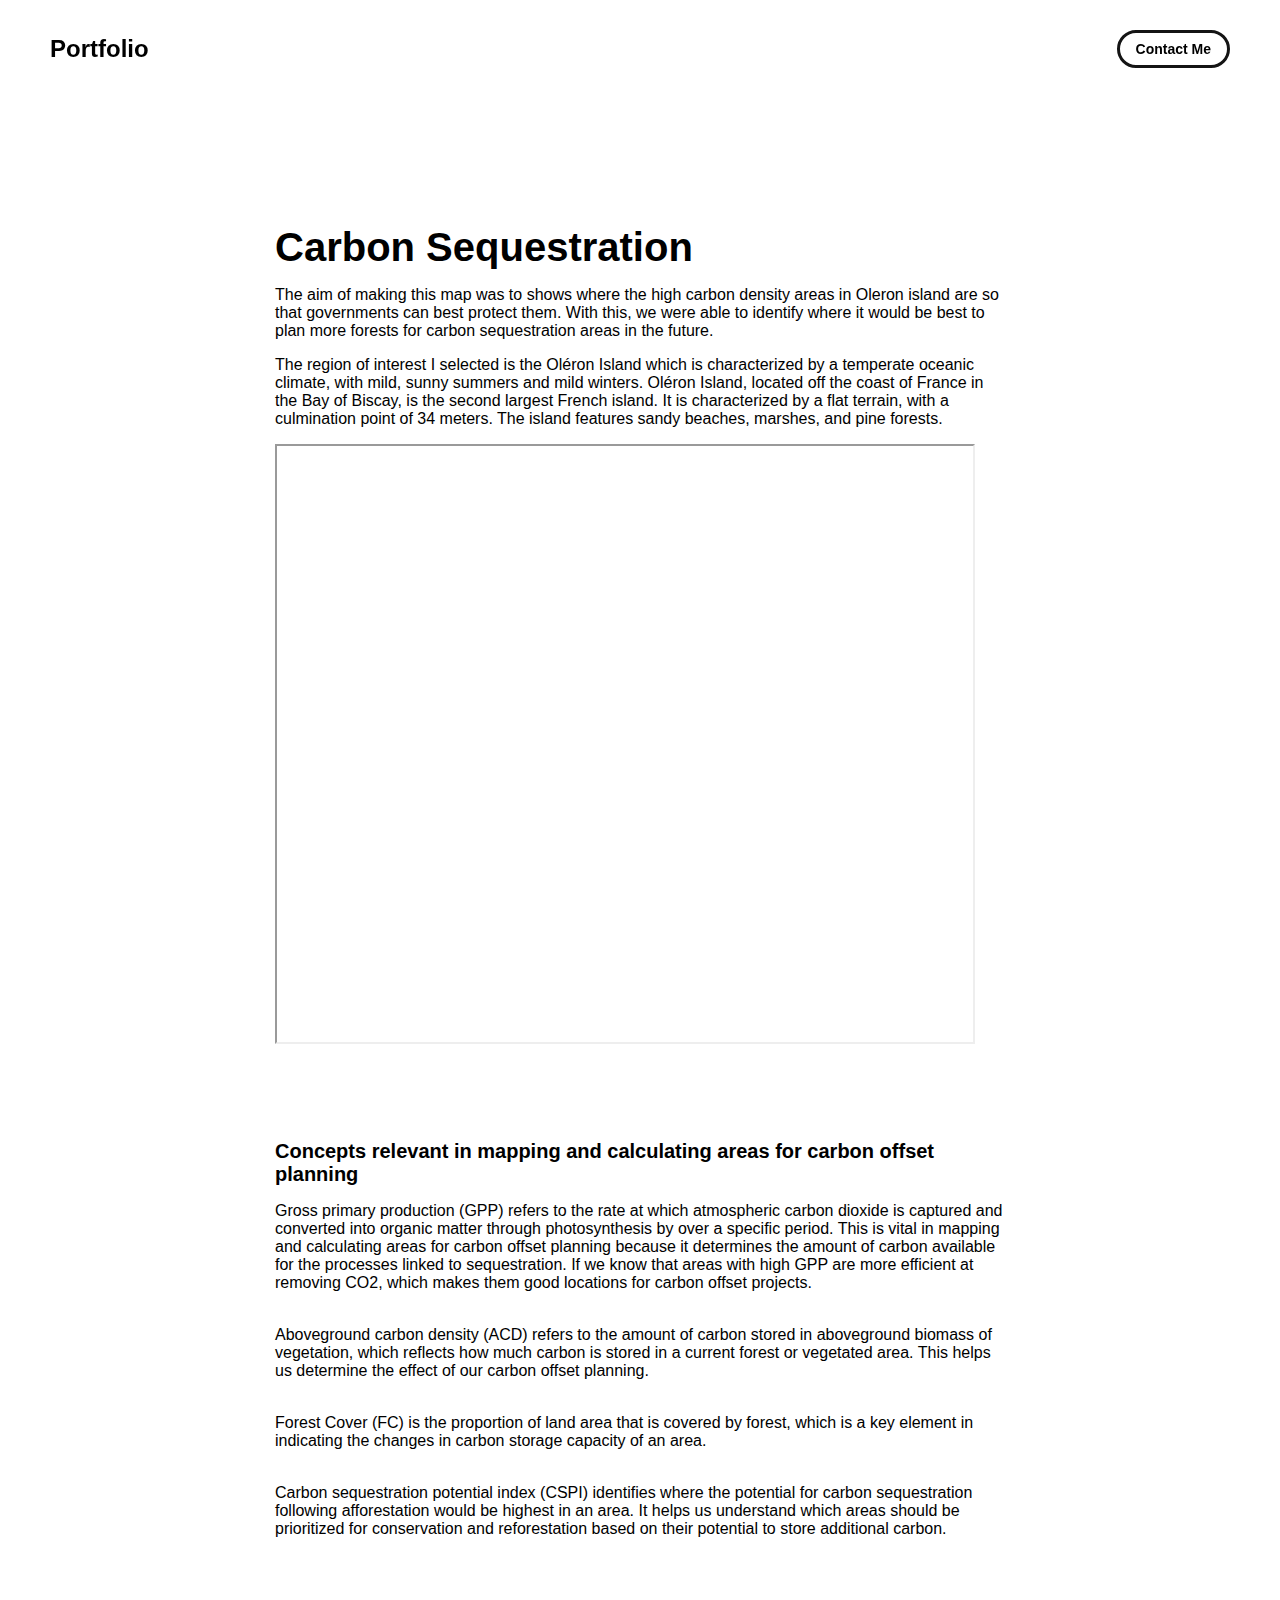
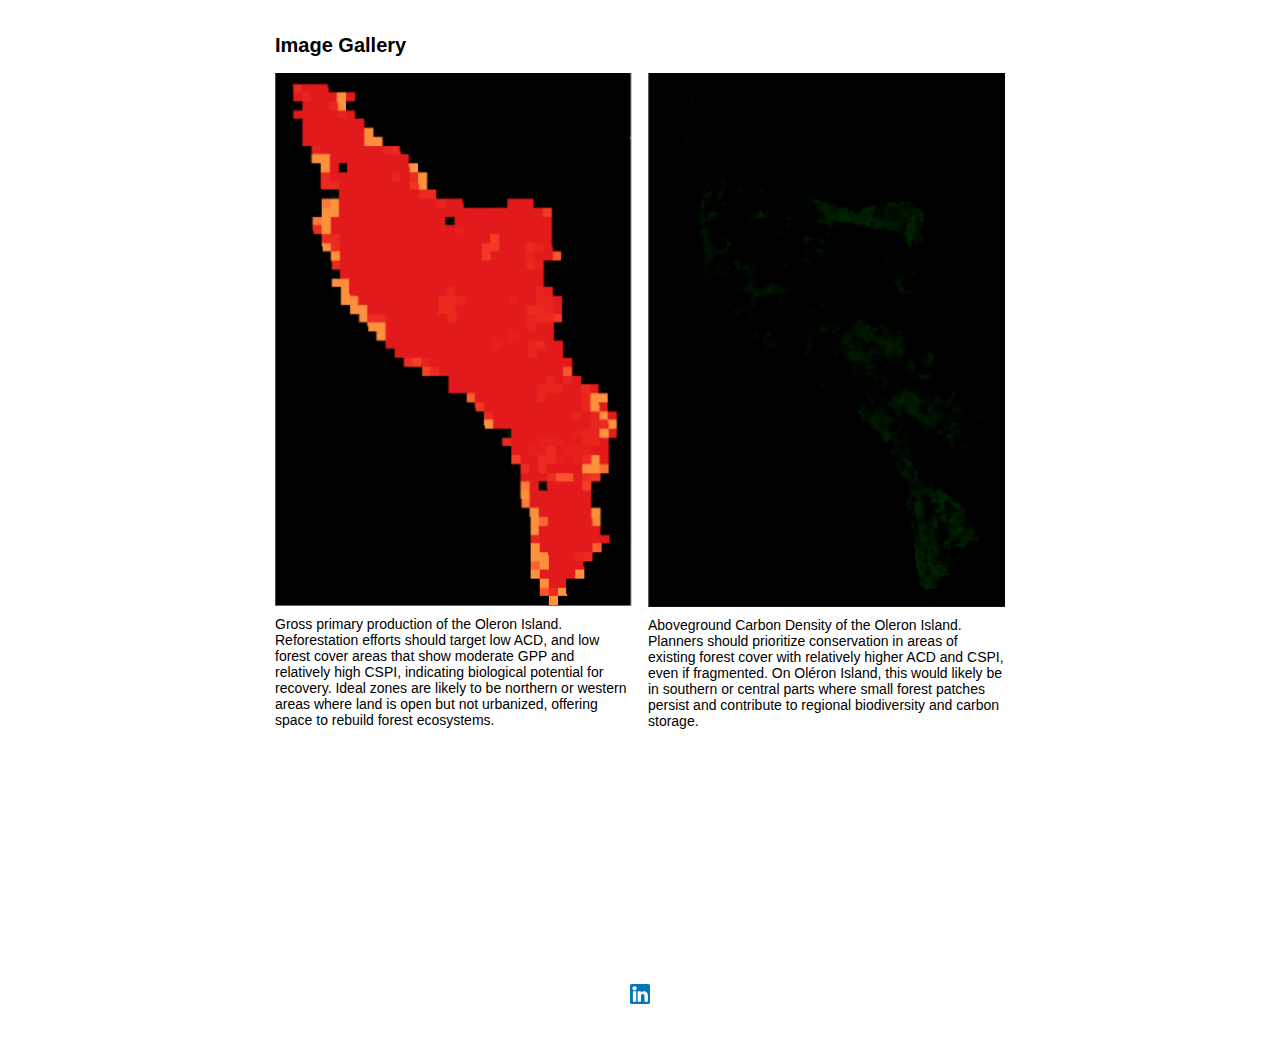
<file: Carbon_seq.html>
<!-- 
  IMPORTANT! 
  
  Keep this file unchanged to use as a template for all future project pages. 

  For every new project you add to your portfolio, make a copy of this file in the
  'project-pages' folder with a name related to the project.
-->


<!DOCTYPE html>
<html lang="en">
	<head>
		<meta charset="utf-8">
    <!-- 
      TODO

      Upload your Unemployable (or whatever photo you like) to the assets/images folder
      and change the name of the image below to match the uploaded one

      Change the title in the <title> tag to whatever you would like the title of your portfolio to be

      This should be the same across all pages.
     -->
     <link rel="icon" href="../assets/images/1311.png" />
     <title>Carbon sequestration</title>
    <meta name="description" content="A portfolio template for the Unemployables community.">
    <meta name="viewport" content="width=device-width, initial-scale=1" />

		<link rel="stylesheet" href="../css/layout.css">
    <link rel="stylesheet" href="../css/typography.css">
    <link rel="stylesheet" href="../css/utilities.css">

		<script defer src="../js/script.js"></script>
	</head>
	<body>
	<div id="main-wrapper">
		<!-- NAVBAR -->
		<div class="navbar">
		  <a class="nav-title-link" href="../index.html">
			<!-- 
			  TODO - Change the "Portfolio Title" to whatever you want displayed in the top left

			  (this should be the same across all pages)
			 -->
			<span class="nav-title">Portfolio</span>
			<!-- 
			  TODO - Change the email after 'mailto:' to your email address for contact 
			
			  (this should be the same across all pages)
			-->
			<a class="button" href="mailto:aurore.schajer@outlook.fr">
			  <span class="button-text">Contact Me</span>
			</a>
		  </a>
		</div>

		<!-- MAIN PAGE CONTENT -->
		<div id="main-content">

		  <!-- PROJECT HEADER -->
		  <div id="project-header">
			  <!-- 
				TODO

				- Change the 'main-title' text to the name of your project
				- Change the 'body-text' text to a short and sweet description of your project (maybe the same as the one on the project card)
				- Change "desktop.jpeg" to the image filename you uploaded in the assets/images folder.
			  -->
			<div class="main-title">Carbon Sequestration</div>
			<div class="body-text"> The aim of making this map was to shows where the high carbon density areas in Oleron island are so that governments can best protect them. With this, we were able to identify where it would be best to plan more forests for carbon sequestration areas in the future. </div>
			<div class="body-text"> The region of interest I selected is the Oléron Island which is characterized by a temperate oceanic climate, with mild, sunny summers and mild winters. Oléron Island, located off the coast of France in the Bay of Biscay, is the second largest French island. It is characterized by a flat terrain, with a culmination point of 34 meters. The island features sandy beaches, marshes, and pine forests.</div>
			<iframe style="height:600px;width:700px;" src="https://ile-dole.projects.earthengine.app/view/oleron" title="ArcGIS Vector Map"></iframe>
		  </div>


		  <!-- PROJECT DETAILS -->
		  <!-- 
			TODO

			- Change the 'subheader-text' to whatever header you want for project details
			- Add paragraphs using the <div class="body-text"></div> elements in the "project-details-content"
		  -->
		  <div id="project-details">
			<div class="subheader-text">Concepts relevant in mapping and calculating areas for carbon offset planning </div>
			<div class="project-details-content">
			  <div class="body-text">Gross primary production (GPP) refers to the rate at which atmospheric carbon dioxide is captured and converted into organic matter through photosynthesis by over a specific period. This is vital in mapping and calculating areas for carbon offset planning because it determines the amount of carbon available for the processes linked to sequestration.  If we know that areas with high GPP are more efficient at removing CO2, which makes them good locations for carbon offset projects.</div> 		  
			  <div class="body-text">Aboveground carbon density (ACD) refers to the amount of carbon stored in aboveground biomass of vegetation, which reflects how much carbon is stored in a current forest or vegetated area. This helps us determine the effect of our carbon offset planning.</div>
			  <div class="body-text">Forest Cover (FC) is the proportion of land area that is covered by forest, which is a key element in indicating the changes in carbon storage capacity of an area.</div>
			  <div class="body-text">Carbon sequestration potential index (CSPI) identifies where the potential for carbon sequestration following afforestation would be highest in an area. It helps us understand which areas should be prioritized for conservation and reforestation based on their potential to store additional carbon.</div>
			</div>
		  </div>

		  <!-- IMAGE GALLERY -->
		  <div id="project-gallery">
			<!-- TODO - Change the 'subheader-text' to whatever you want the Gallery section header to say -->
			<div class="subheader-text">Image Gallery</div>
			<div class="project-gallery-content">
				<!-- 
				  TODO

				  This is where the images in the gallery live. Here's a simple gallery image for you to copy:

				  Full Width Image:

					<div class="gallery-image-container">
					  <img src="../assets/images/IMAGE_NAME" class="gallery-image">
					  <span class="image-caption">IMAGE_CAPTION</span>
					</div>

				  Half Width Image: 

					<div class="gallery-image-container half-width">
					  <img src="../assets/images/IMAGE_NAME" class="gallery-image">
					  <span class="image-caption">IMAGE_CAPTION</span>
					</div>

				  - To add an image to the this area, copy one of the above, paste it below this comment, and change the following:
					  - IMAGE_NAME: the name of the image file in assets/images
					  - IMAGE_CAPTION: to the caption of the image
				-->
				<div class="gallery-image-container half-width">
				  <img src="../assets/images/GPP_oleron.png" class="gallery-image">
				  <span class="image-caption">Gross primary production of the Oleron Island. Reforestation efforts should target low ACD, and low forest cover areas that show moderate GPP and relatively high CSPI, indicating biological potential for recovery. Ideal zones are likely to be northern or western areas where land is open but not urbanized, offering space to rebuild forest ecosystems.</span>
				</div>
				<div class="gallery-image-container half-width">
				  <img src="../assets/images/ACD_oleron.png" class="gallery-image">
				  <span class="image-caption">Aboveground Carbon Density of the Oleron Island. Planners should prioritize conservation in areas of existing forest cover with relatively higher ACD and CSPI, even if fragmented. On Oléron Island, this would likely be in southern or central parts where small forest patches persist and contribute to regional biodiversity and carbon storage.</span>
				</div>
			</div>
		  </div>
		</div>

    <!-- FOOTER -->
		<div id="footer">
		  <!-- 
			TODO - Change href to your Instagram account (can also delete entire "a" element if no Instagram) 

			This should be the same across all pages.
		  -->
		  <!-- 
			TODO - Change href to your Twitter account (can also delete entire "a" element if no Twitter) 
		  
			This should be the same across all pages.
		  -->

		  <!-- 
			TODO - Change the email after "mailto" to your contact email 
			Change Linkedin link
		  
			This should be the same across all pages.
		  -->
		  <a class="icon-link" href="https://www.linkedin.com/in/aurore-schajer-913438352">
			<image src="./assets/icons/linkedin.svg" class="footer-icon"/>
		  </a>
		</div>
	</div>
	</body>
</html>
</file>
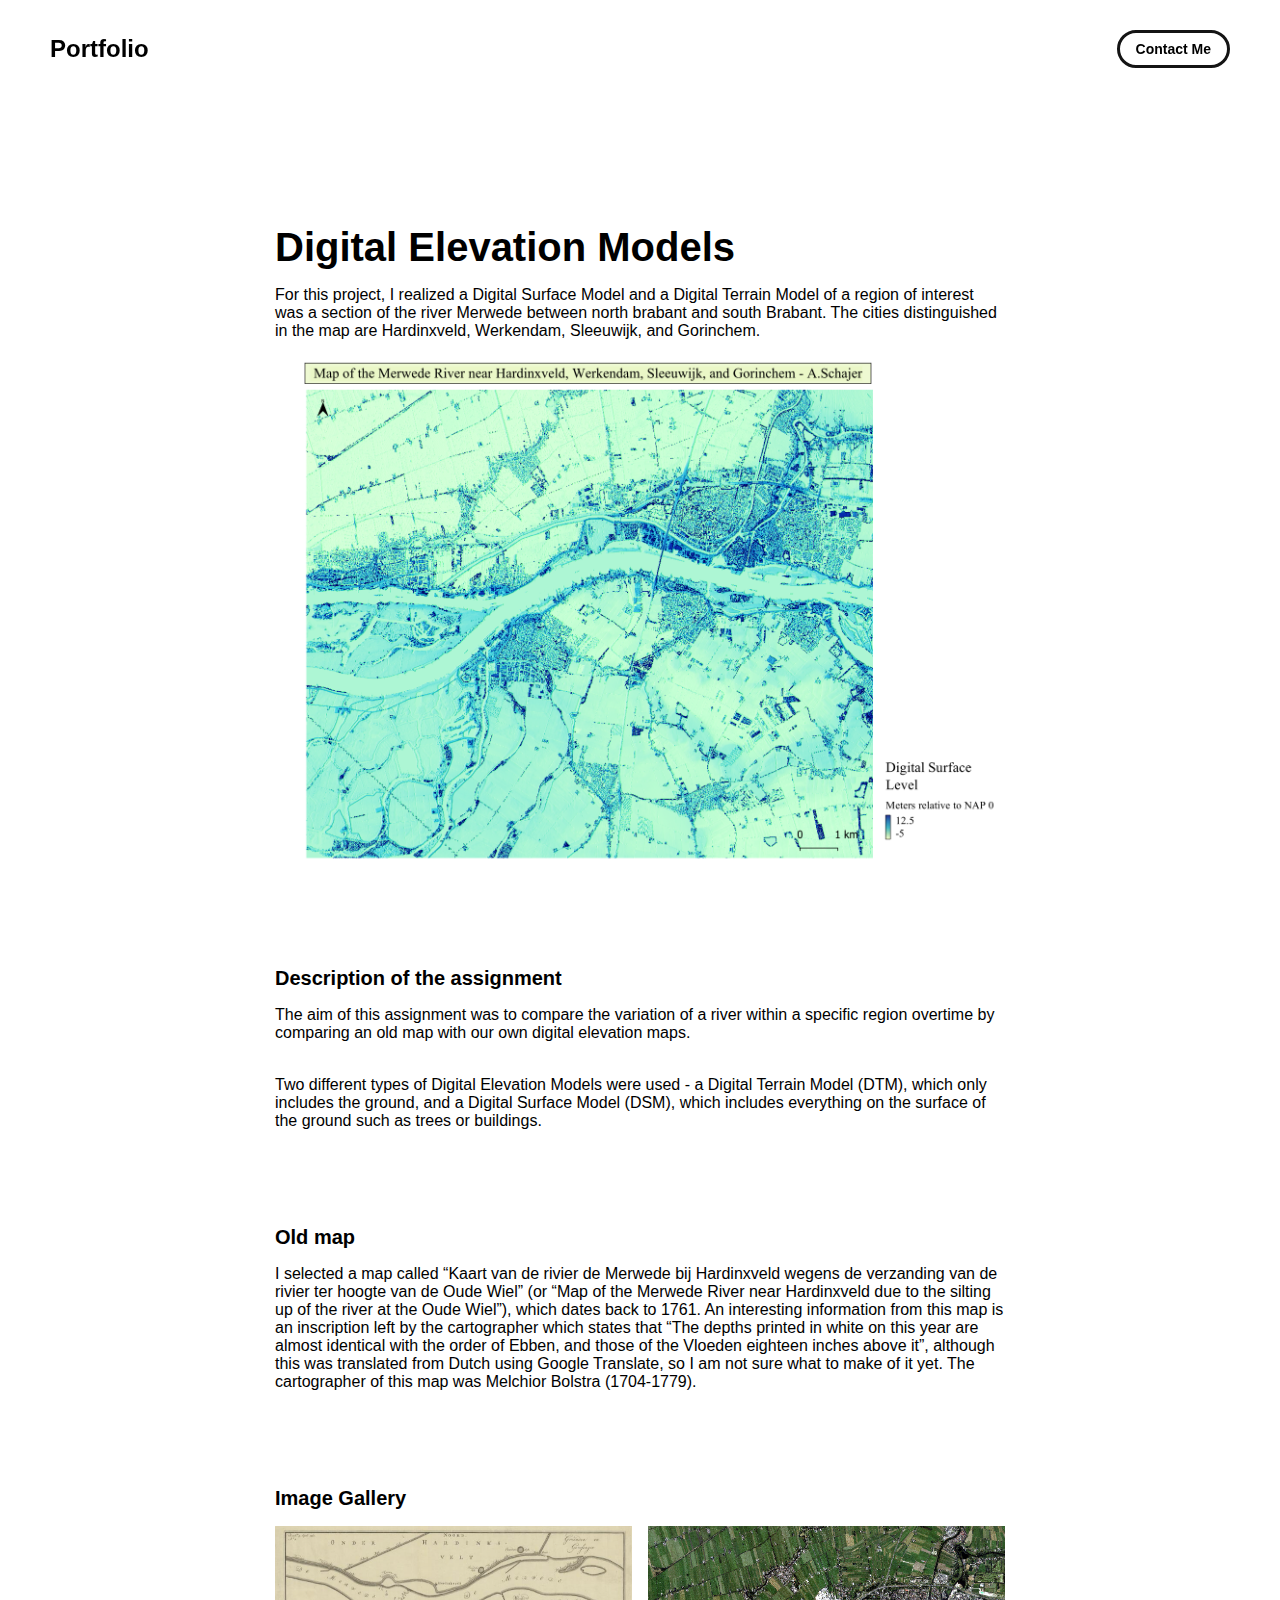
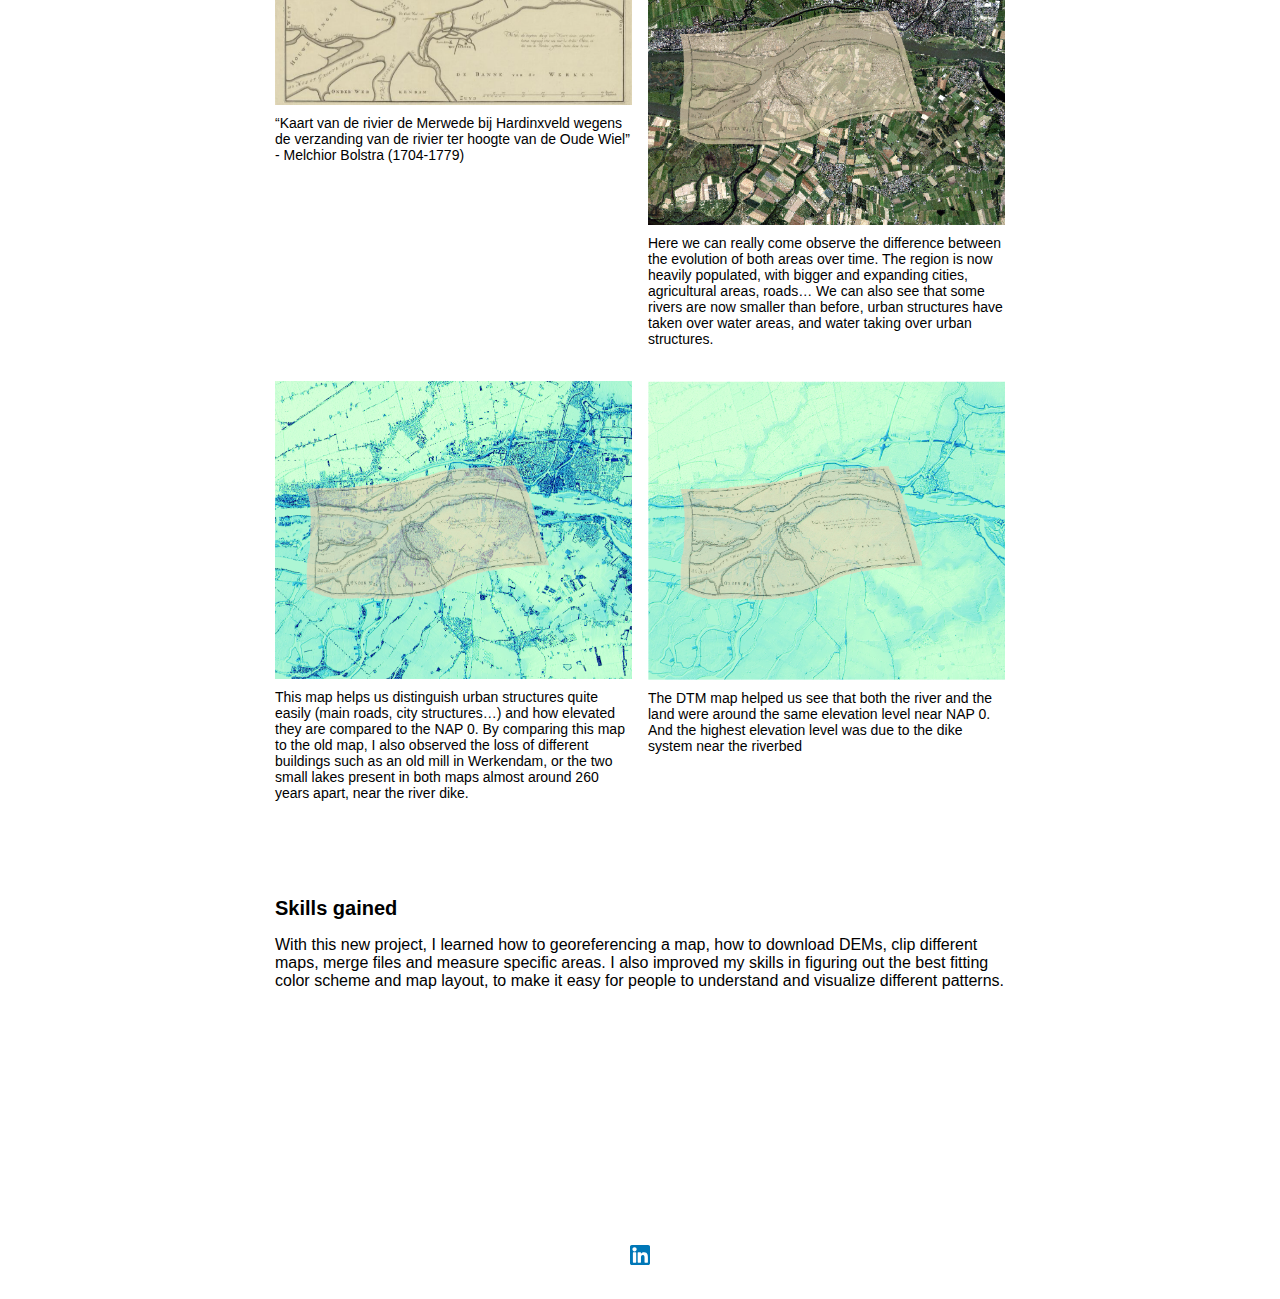
<file: DEM_map.html>
<!-- 
  IMPORTANT! 
  
  Keep this file unchanged to use as a template for all future project pages. 

  For every new project you add to your portfolio, make a copy of this file in the
  'project-pages' folder with a name related to the project.
-->


<!DOCTYPE html>
<html lang="en">
	<head>
		<meta charset="utf-8">
    <!-- 
      TODO

      Upload your Unemployable (or whatever photo you like) to the assets/images folder
      and change the name of the image below to match the uploaded one

      Change the title in the <title> tag to whatever you would like the title of your portfolio to be

      This should be the same across all pages.
     -->
     <link rel="icon" href="../assets/images/1311.png" />
     <title>DEM map</title>
    <meta name="description" content="A portfolio template for the Unemployables community.">
    <meta name="viewport" content="width=device-width, initial-scale=1" />

		<link rel="stylesheet" href="../css/layout.css">
    <link rel="stylesheet" href="../css/typography.css">
    <link rel="stylesheet" href="../css/utilities.css">

		<script defer src="../js/script.js"></script>
	</head>
	<body>
	<div id="main-wrapper">
		<!-- NAVBAR -->
		<div class="navbar">
		  <a class="nav-title-link" href="../index.html">
			<!-- 
			  TODO - Change the "Portfolio Title" to whatever you want displayed in the top left

			  (this should be the same across all pages)
			 -->
			<span class="nav-title">Portfolio</span>
			<!-- 
			  TODO - Change the email after 'mailto:' to your email address for contact 
			
			  (this should be the same across all pages)
			-->
			<a class="button" href="mailto:aurore.schajer@outlook.fr">
			  <span class="button-text">Contact Me</span>
			</a>
		  </a>
		</div>

		<!-- MAIN PAGE CONTENT -->
		<div id="main-content">

		  <!-- PROJECT HEADER -->
		  <div id="project-header">
			  <!-- 
				TODO

				- Change the 'main-title' text to the name of your project
				- Change the 'body-text' text to a short and sweet description of your project (maybe the same as the one on the project card)
				- Change "desktop.jpeg" to the image filename you uploaded in the assets/images folder.
			  -->
			<div class="main-title">Digital Elevation Models</div>
			<div class="body-text">For this project, I realized a Digital Surface Model and a Digital Terrain Model of a region of interest was a section of the river Merwede between north 
brabant and south Brabant. The cities distinguished in the map are Hardinxveld, 
Werkendam, Sleeuwijk, and Gorinchem.</div>
			<image class="project-header-image" src="../assets/images/DEM.png">
		  </div>

		  <!-- PROJECT DETAILS -->
		  <!-- 
			TODO

			- Change the 'subheader-text' to whatever header you want for project details
			- Add paragraphs using the <div class="body-text"></div> elements in the "project-details-content"
		  -->
		  <div id="project-details">
			<div class="subheader-text">Description of the assignment</div>
			<div class="project-details-content">
			  <div class="body-text">The aim of this assignment was to compare the variation of a river within a specific region overtime by comparing an old map with our own digital elevation maps. </div>
			  <div class="body-text">Two different types of Digital Elevation Models were used - a Digital Terrain Model (DTM), which only includes the ground, and a Digital Surface Model (DSM), which includes everything on the surface of the ground such as trees or buildings.</div>
			</div>
		  </div>
		  <div id="project-details">
			<div class="subheader-text">Old map</div>
			<div class="project-details-content">
			  <div class="body-text">I selected a map called “Kaart van de rivier de Merwede bij Hardinxveld wegens de verzanding van de rivier ter hoogte van de Oude Wiel” (or “Map of the Merwede River 
near Hardinxveld due to the silting up of the river at the Oude Wiel”), which dates back 
to 1761. An interesting information from this map is an inscription left by the 
cartographer which states that “The depths printed in white on this year are almost 
identical with the order of Ebben, and those of the Vloeden eighteen inches above it”, 
although this was translated from Dutch using Google Translate, so I am not sure what 
to make of it yet. The cartographer of this map was Melchior Bolstra (1704-1779). </div>
			</div>
		  </div>
		  <!-- IMAGE GALLERY -->
		  <div id="project-gallery">
			<!-- TODO - Change the 'subheader-text' to whatever you want the Gallery section header to say -->
			<div class="subheader-text">Image Gallery</div>
			<div class="project-gallery-content">
				<!-- 
				  TODO

				  This is where the images in the gallery live. Here's a simple gallery image for you to copy:

				  Full Width Image:

					<div class="gallery-image-container">
					  <img src="../assets/images/IMAGE_NAME" class="gallery-image">
					  <span class="image-caption">IMAGE_CAPTION</span>
					</div>

				  Half Width Image: 

					<div class="gallery-image-container half-width">
					  <img src="../assets/images/IMAGE_NAME" class="gallery-image">
					  <span class="image-caption">IMAGE_CAPTION</span>
					</div>

				  - To add an image to the this area, copy one of the above, paste it below this comment, and change the following:
					  - IMAGE_NAME: the name of the image file in assets/images
					  - IMAGE_CAPTION: to the caption of the image
				-->
				<div class="gallery-image-container half-width">
				  <img src="../assets/images/old_map.png" class="gallery-image">
				  <span class="image-caption">“Kaart van de rivier de Merwede bij Hardinxveld wegens de verzanding van de rivier ter hoogte van de Oude Wiel” - Melchior Bolstra (1704-1779)</span>
				</div>
				<div class="gallery-image-container half-width">
				  <img src="../assets/images/layer_old.png" class="gallery-image">
				  <span class="image-caption">Here we can really come observe the difference between the evolution of both areas over time. The region is now heavily populated, with bigger and expanding cities, agricultural areas, roads… We can also see that some rivers are now smaller than before, urban structures have taken over water areas, and water taking over urban structures.</span>
				</div>
				<div class="gallery-image-container half-width">
				  <img src="../assets/images/dsm.png" class="gallery-image">
				  <span class="image-caption">This map helps us distinguish urban structures quite easily (main roads, city  structures…) and how elevated they are compared to the NAP 0. By comparing this map to the old map, I also observed the loss of different buildings such as an old mill in Werkendam, or the two small lakes present in both maps almost around 260 years apart, near the river dike.</span>
				</div>
				<div class="gallery-image-container half-width">
				  <img src="../assets/images/dtm.png" class="gallery-image">
				  <span class="image-caption">The DTM map helped us see that both the river and the land were around the same elevation level near NAP 0. And the highest elevation level was due to the dike system near the riverbed</span>
				</div>
			</div>
		  </div>
		  <div id="project-details">
			<div class="subheader-text">Skills gained</div>
			<div class="project-details-content">
			  <div class="body-text">With this new project, I learned how to georeferencing a map, how to download DEMs, clip different maps, merge files and measure specific areas. I also improved my skills in figuring out the best fitting color scheme and map layout, to make it easy for people to understand and visualize different patterns.</div>
			</div>
		  </div>
		</div>

    <!-- FOOTER -->
		<div id="footer">
		  <!-- 
			TODO - Change href to your Instagram account (can also delete entire "a" element if no Instagram) 

			This should be the same across all pages.
		  -->
		  <!-- 
			TODO - Change href to your Twitter account (can also delete entire "a" element if no Twitter) 
		  
			This should be the same across all pages.
		  -->

		  <!-- 
			TODO - Change the email after "mailto" to your contact email 
			Change Linkedin link
		  
			This should be the same across all pages.
		  -->
		  <a class="icon-link" href="https://www.linkedin.com/in/aurore-schajer-913438352">
			<image src="./assets/icons/linkedin.svg" class="footer-icon"/>
		  </a>
		</div>
	</div>
	</body>
</html>
</file>
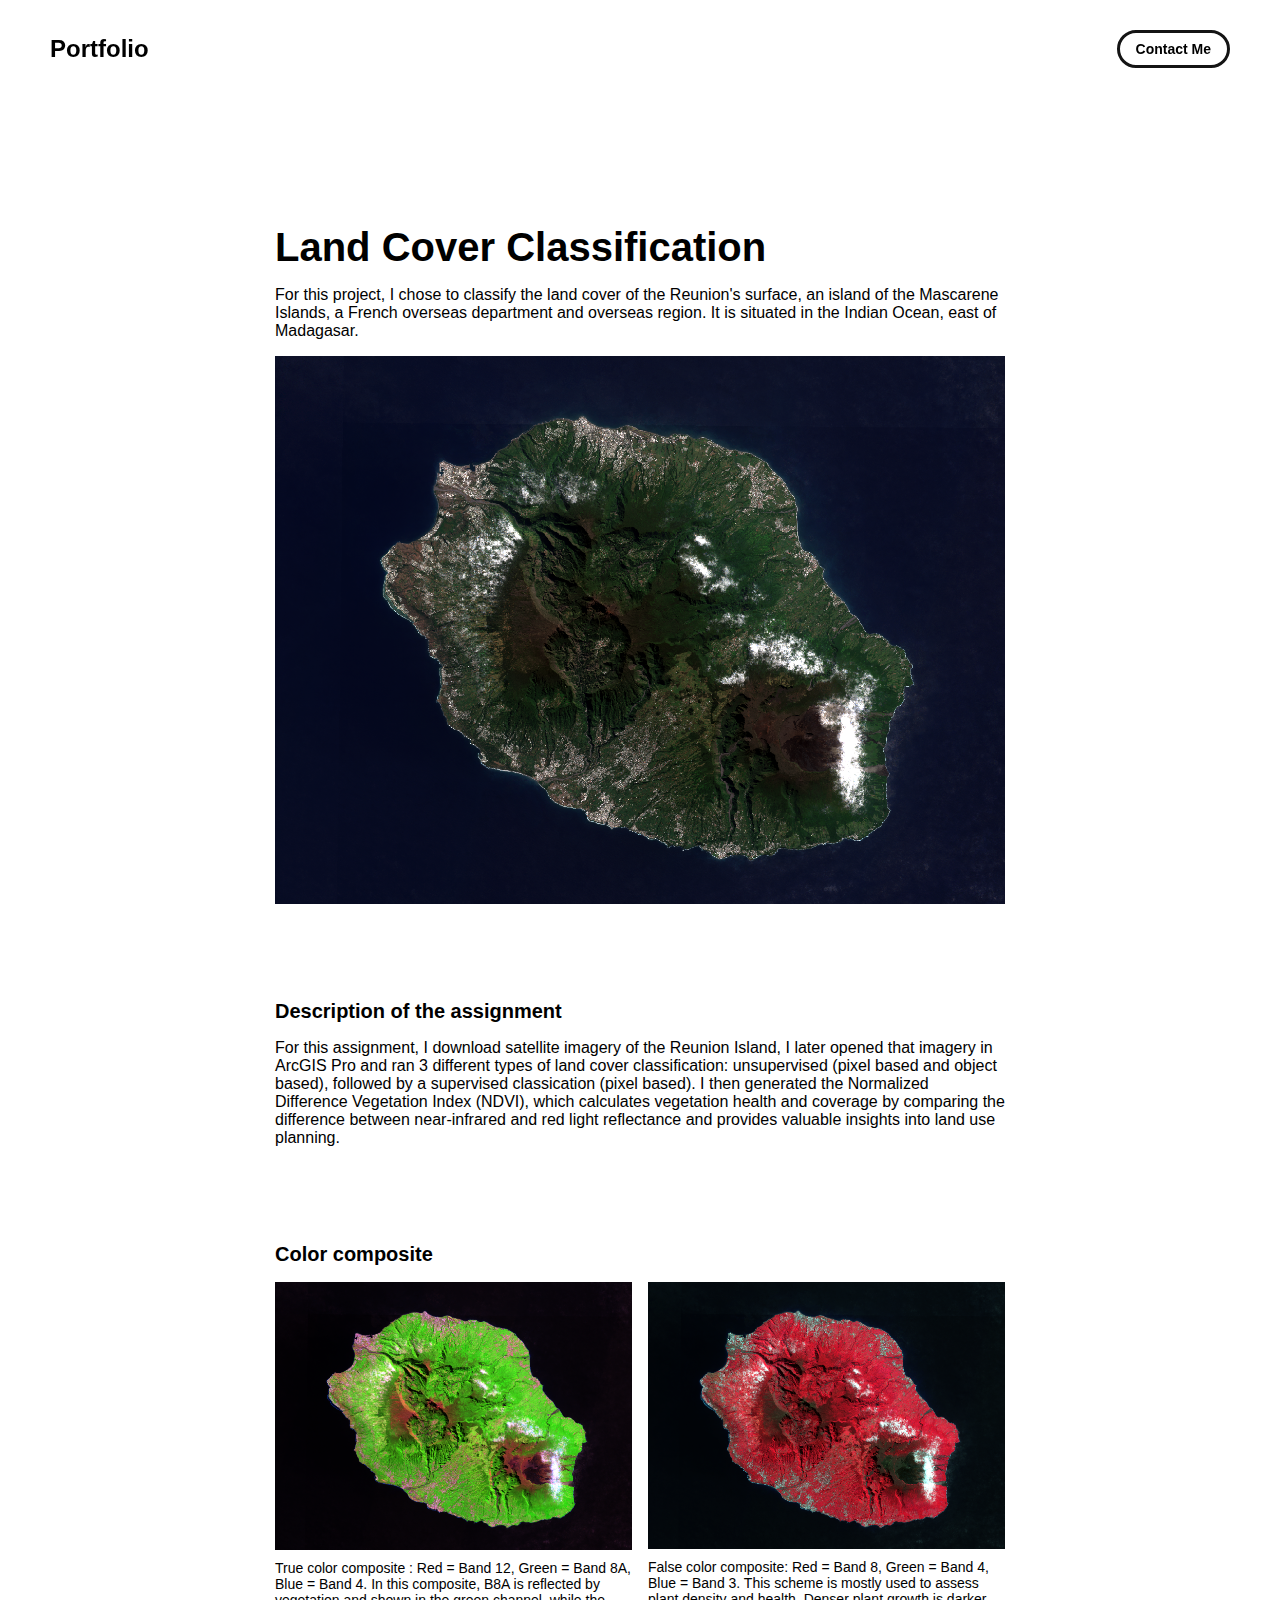
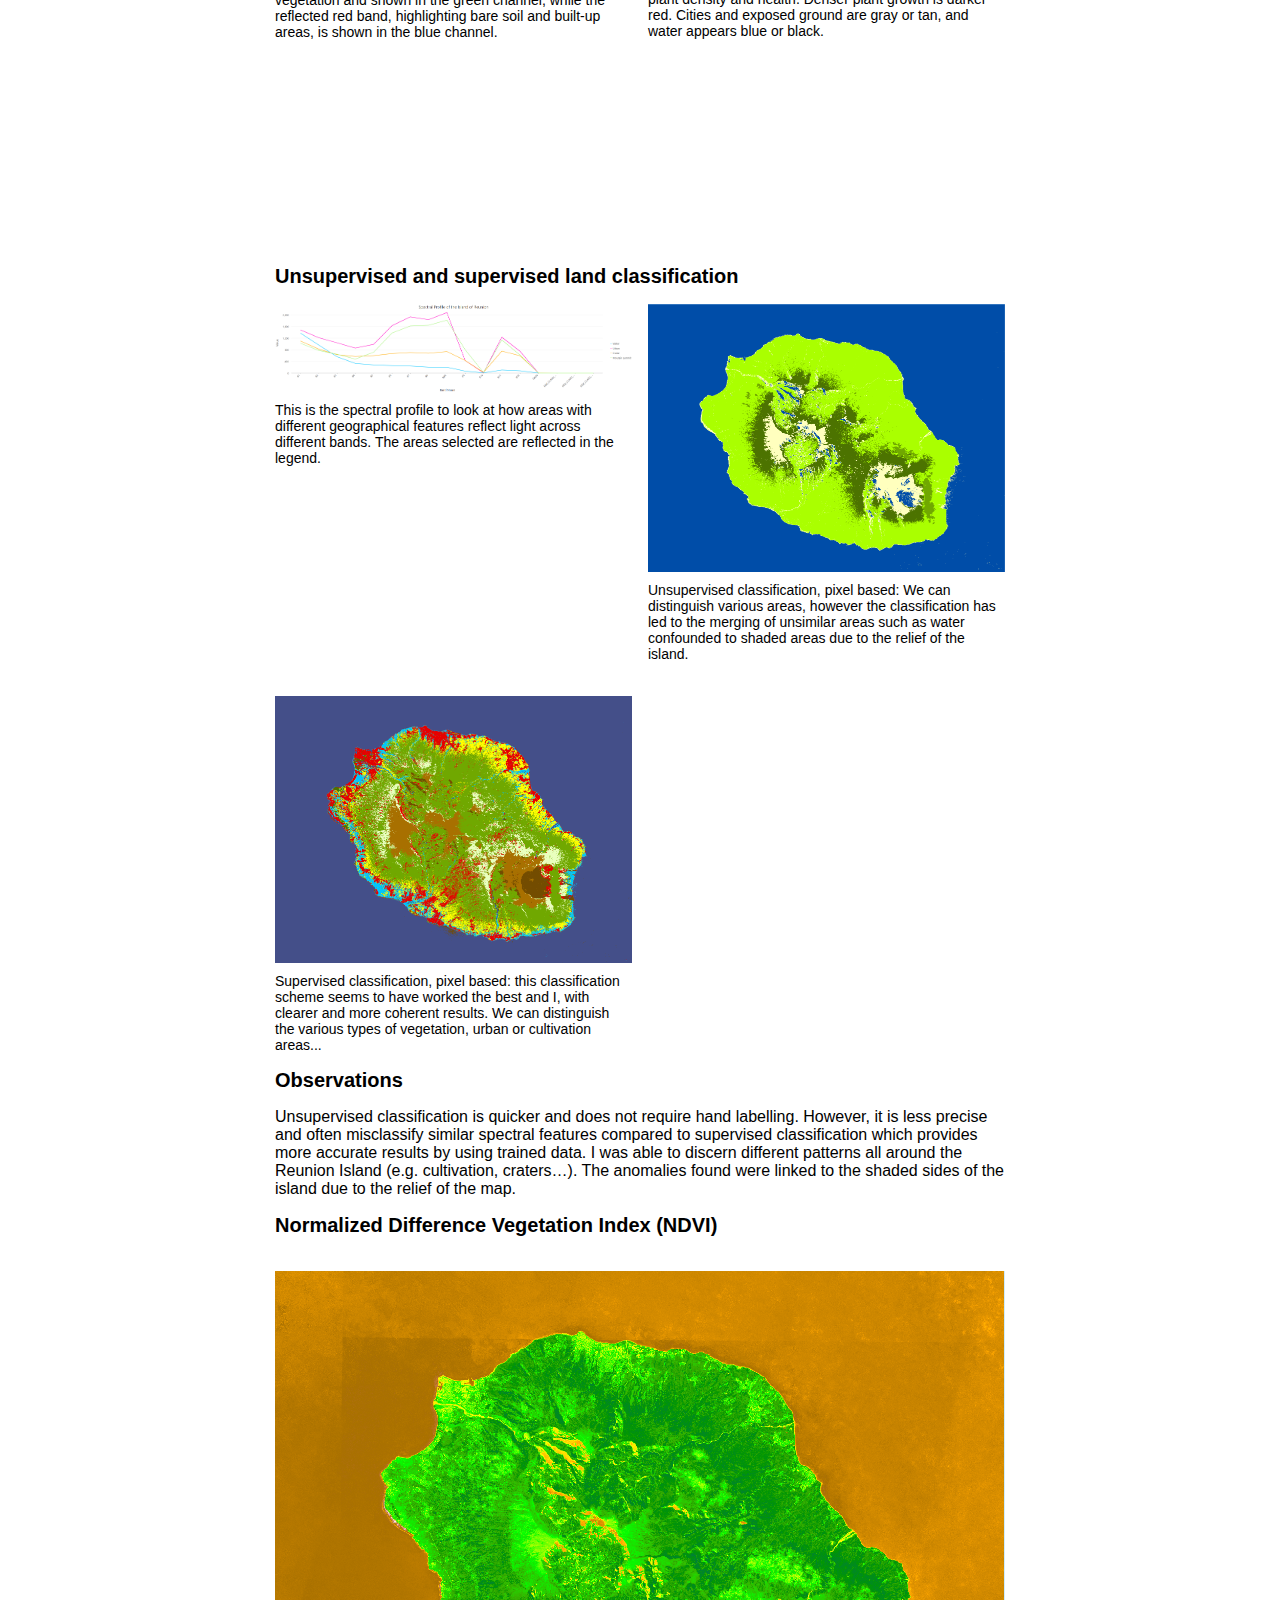
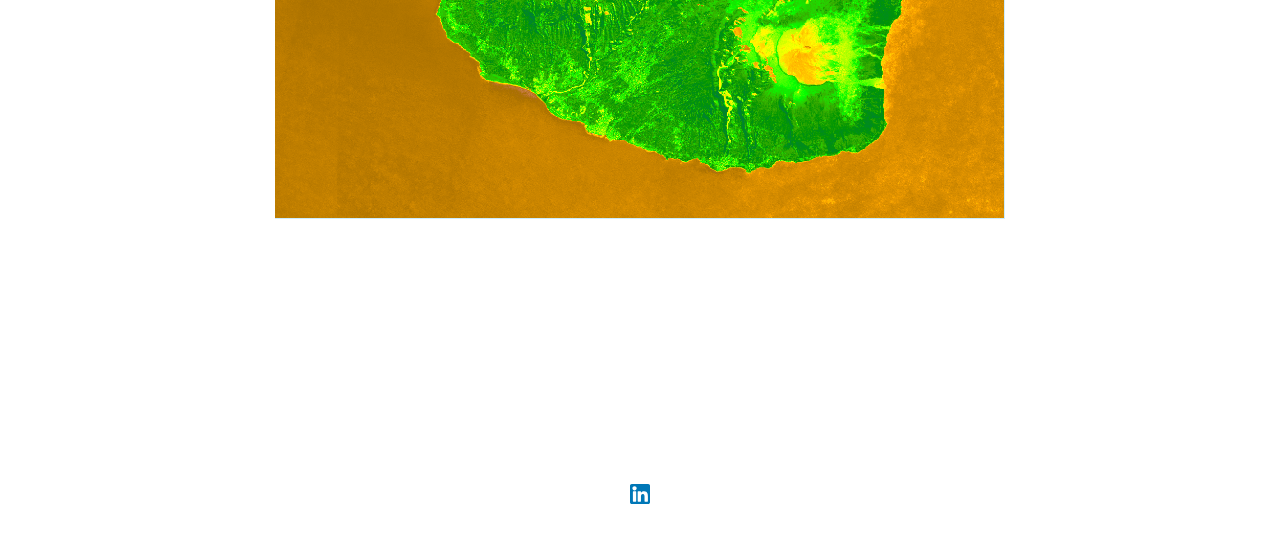
<file: Land_cover.html>
<!-- 
  IMPORTANT! 
  
  Keep this file unchanged to use as a template for all future project pages. 

  For every new project you add to your portfolio, make a copy of this file in the
  'project-pages' folder with a name related to the project.
-->


<!DOCTYPE html>
<html lang="en">
	<head>
		<meta charset="utf-8">
    <!-- 
      TODO

      Upload your Unemployable (or whatever photo you like) to the assets/images folder
      and change the name of the image below to match the uploaded one

      Change the title in the <title> tag to whatever you would like the title of your portfolio to be

      This should be the same across all pages.
     -->
     <link rel="icon" href="../assets/images/1311.png" />
     <title>Land cover classification</title>
    <meta name="description" content="A portfolio template for the Unemployables community.">
    <meta name="viewport" content="width=device-width, initial-scale=1" />

		<link rel="stylesheet" href="../css/layout.css">
    <link rel="stylesheet" href="../css/typography.css">
    <link rel="stylesheet" href="../css/utilities.css">

		<script defer src="../js/script.js"></script>
	</head>
	<body>
	<div id="main-wrapper">
		<!-- NAVBAR -->
		<div class="navbar">
		  <a class="nav-title-link" href="../index.html">
			<!-- 
			  TODO - Change the "Portfolio Title" to whatever you want displayed in the top left

			  (this should be the same across all pages)
			 -->
			<span class="nav-title">Portfolio</span>
			<!-- 
			  TODO - Change the email after 'mailto:' to your email address for contact 
			
			  (this should be the same across all pages)
			-->
			<a class="button" href="mailto:aurore.schajer@outlook.fr">
			  <span class="button-text">Contact Me</span>
			</a>
		  </a>
		</div>

		<!-- MAIN PAGE CONTENT -->
		<div id="main-content">

		  <!-- PROJECT HEADER -->
		  <div id="project-header">
			  <!-- 
				TODO

				- Change the 'main-title' text to the name of your project
				- Change the 'body-text' text to a short and sweet description of your project (maybe the same as the one on the project card)
				- Change "desktop.jpeg" to the image filename you uploaded in the assets/images folder.
			  -->
			<div class="main-title">Land Cover Classification</div>
			<div class="body-text">For this project, I chose to classify the land cover of the Reunion's surface, an island of the Mascarene Islands, a French overseas department and overseas region. It is situated in the Indian Ocean, east of Madagasar.</div>
			<image class="project-header-image" src="../assets/images/no_cover_landuse.png">
		  </div>

		  <!-- PROJECT DETAILS -->
		  <!-- 
			TODO

			- Change the 'subheader-text' to whatever header you want for project details
			- Add paragraphs using the <div class="body-text"></div> elements in the "project-details-content"
		  -->
		  <div id="project-details">
			<div class="subheader-text">Description of the assignment</div>
			<div class="project-details-content">
			  <div class="body-text">For this assignment, I download satellite imagery of the Reunion Island, I later opened that imagery in ArcGIS Pro and ran 3 different types of land cover classification: unsupervised (pixel based and object based), followed by a supervised classication (pixel based). I then generated the Normalized Difference Vegetation Index (NDVI), which calculates vegetation health and coverage by comparing the difference between near-infrared and red light reflectance and provides valuable insights into land use planning. </div>
			</div>
		  </div>

		  <!-- IMAGE GALLERY -->
		  <div id="project-gallery">
			<!-- TODO - Change the 'subheader-text' to whatever you want the Gallery section header to say -->
			<div class="subheader-text">Color composite</div>
			<div class="project-gallery-content">
				<!-- 
				  TODO

				  This is where the images in the gallery live. Here's a simple gallery image for you to copy:

				  Full Width Image:

					<div class="gallery-image-container">
					  <img src="../assets/images/IMAGE_NAME" class="gallery-image">
					  <span class="image-caption">IMAGE_CAPTION</span>
					</div>

				  Half Width Image: 

					<div class="gallery-image-container half-width">
					  <img src="../assets/images/IMAGE_NAME" class="gallery-image">
					  <span class="image-caption">IMAGE_CAPTION</span>
					</div>

				  - To add an image to the this area, copy one of the above, paste it below this comment, and change the following:
					  - IMAGE_NAME: the name of the image file in assets/images
					  - IMAGE_CAPTION: to the caption of the image
				-->
				<div class="gallery-image-container half-width">
				  <img src="../assets/images/land_use.png" class="gallery-image">
				  <span class="image-caption">True color composite : Red = Band 12, Green = Band 8A, Blue = Band 4. In this composite, B8A is reflected by vegetation and shown in the green channel, while the reflected red band, highlighting bare soil and built-up areas, is shown in the blue channel.</span>
				</div>
				<div class="gallery-image-container half-width">
				  <img src="../assets/images/red_land_use.png" class="gallery-image">
				  <span class="image-caption">False color composite: Red = Band 8, Green = Band 4, Blue = Band 3. This scheme is mostly used to assess plant density and health. Denser plant growth is darker red. Cities and exposed ground are gray or tan, and water appears blue or black.</span>
				</div>
			</div>
		    </div>
		</div>
		<div id="main-content">
			<div id="project-gallery">
			<!-- TODO - Change the 'subheader-text' to whatever you want the Gallery section header to say -->
				<div class="subheader-text">Unsupervised and supervised land classification</div>
				<div class="project-gallery-content">
				<!-- 
				  TODO

				  This is where the images in the gallery live. Here's a simple gallery image for you to copy:

				  Full Width Image:

					<div class="gallery-image-container">
					  <img src="../assets/images/IMAGE_NAME" class="gallery-image">
					  <span class="image-caption">IMAGE_CAPTION</span>
					</div>

				  Half Width Image: 

					<div class="gallery-image-container half-width">
					  <img src="../assets/images/IMAGE_NAME" class="gallery-image">
					  <span class="image-caption">IMAGE_CAPTION</span>
					</div>

				  - To add an image to the this area, copy one of the above, paste it below this comment, and change the following:
					  - IMAGE_NAME: the name of the image file in assets/images
					  - IMAGE_CAPTION: to the caption of the image
				-->
					<div class="gallery-image-container half-width ">
						<img src="../assets/images/spectral.png" class="gallery-image">
						<span class="image-caption"> This is the spectral profile to look at how areas with different geographical features reflect light across different bands. The areas selected are reflected in the legend.</span>
					</div>
					<div class="gallery-image-container half-width ">
						<img src="../assets/images/unsupervised_land_use.png" class="gallery-image">
						<span class="image-caption">Unsupervised classification, pixel based: We can distinguish various areas, however the classification has led to the merging of unsimilar areas such as water confounded to shaded areas due to the relief of the island. </span>
					</div>
					<div class="gallery-image-container half-width">
						<img src="../assets/images/land_use2.png" class="gallery-image">
						<span class="image-caption">Supervised classification, pixel based: this classification scheme seems to have worked the best and I, with clearer and more coherent results. We can distinguish the various types of vegetation, urban or cultivation areas...</span>
					</div>
				</div>
				<div id="project-details">
				<div class="subheader-text">Observations</div>
				<div class="project-details-content">
				  <div class="body-text">Unsupervised classification is quicker and does not require hand labelling. However, it is less precise and often misclassify similar spectral features compared to supervised classification which provides more accurate results by using trained data. I was able to discern different patterns all around the Reunion Island (e.g. cultivation, craters…). The anomalies found were linked to the shaded sides of the island due to the relief of the map.</div>
				</div>
				</div>			
				<!-- TODO - Change the 'subheader-text' to whatever you want the Gallery section header to say -->
				<div class="project-gallery-content">
					<div class="subheader-text"> Normalized Difference Vegetation Index (NDVI)</div>
					<div class="gallery-image-container ">
					  <img src="../assets/images/NVDI.png" class="gallery-image">
					  <span class="image-caption">
					</div>
				</div>
			</div>
		</div>
		

    <!-- FOOTER -->
		<div id="footer">
		  <!-- 
			TODO - Change href to your Instagram account (can also delete entire "a" element if no Instagram) 

			This should be the same across all pages.
		  -->
		  <!-- 
			TODO - Change href to your Twitter account (can also delete entire "a" element if no Twitter) 
		  
			This should be the same across all pages.
		  -->

		  <!-- 
			TODO - Change the email after "mailto" to your contact email 
			Change Linkedin link
		  
			This should be the same across all pages.
		  -->
		  <a class="icon-link" href="https://www.linkedin.com/in/aurore-schajer-913438352">
			<image src="./assets/icons/linkedin.svg" class="footer-icon"/>
		  </a>
		</div>
	</div>
	</body>
</html>
</file>
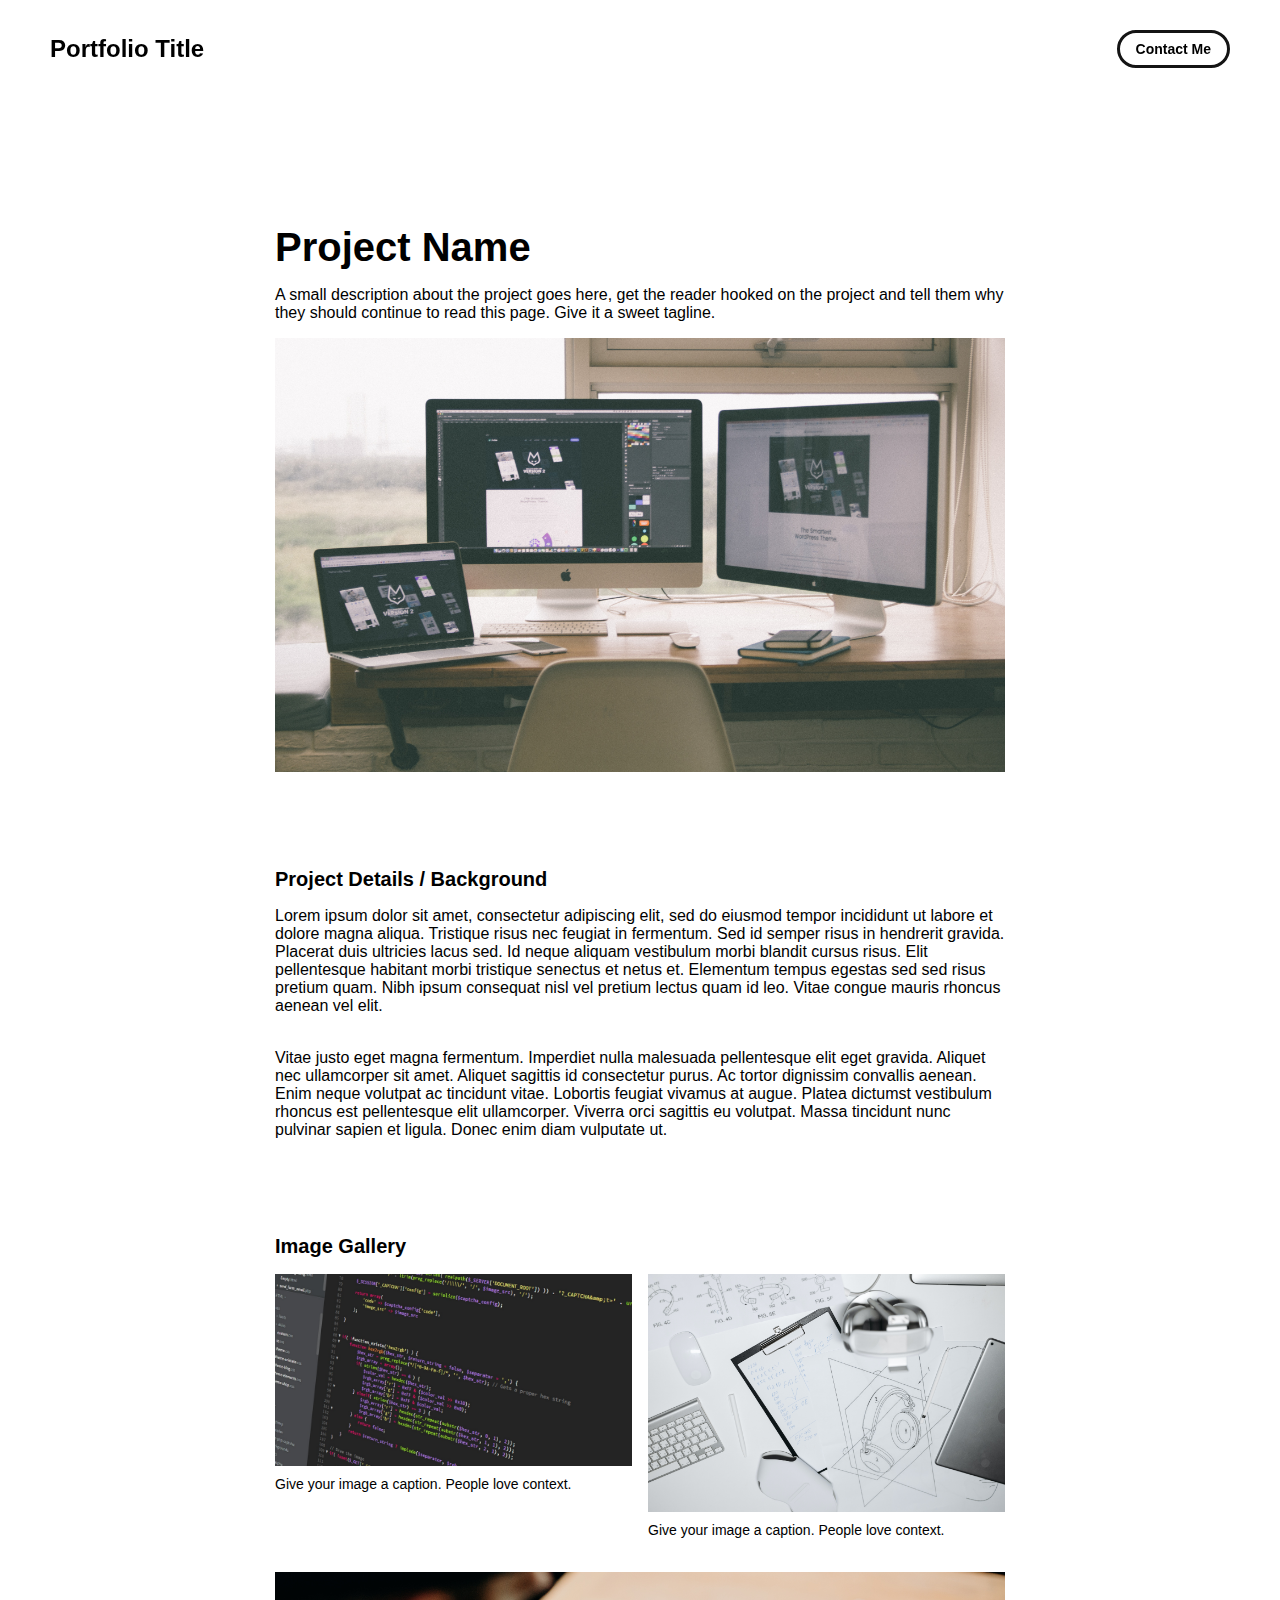
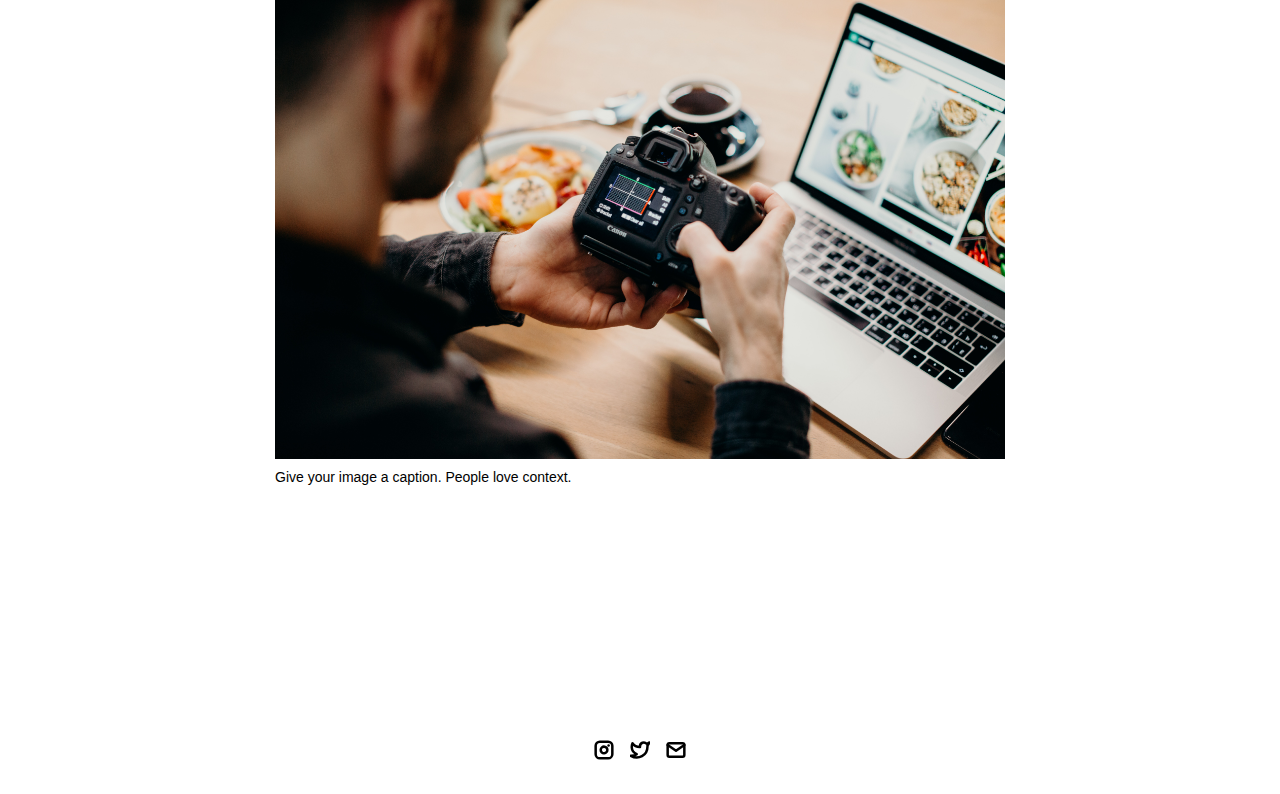
<file: project-template - Copy - Copy - Copy - Copy.html>
<!-- 
  IMPORTANT! 
  
  Keep this file unchanged to use as a template for all future project pages. 

  For every new project you add to your portfolio, make a copy of this file in the
  'project-pages' folder with a name related to the project.
-->


<!DOCTYPE html>
<html lang="en">
	<head>
		<meta charset="utf-8">
    <!-- 
      TODO

      Upload your Unemployable (or whatever photo you like) to the assets/images folder
      and change the name of the image below to match the uploaded one

      Change the title in the <title> tag to whatever you would like the title of your portfolio to be

      This should be the same across all pages.
     -->
     <link rel="icon" href="../assets/images/1311.png" />
     <title>Unemployables Portfolio</title>
    <meta name="description" content="A portfolio template for the Unemployables community.">
    <meta name="viewport" content="width=device-width, initial-scale=1" />

		<link rel="stylesheet" href="../css/layout.css">
    <link rel="stylesheet" href="../css/typography.css">
    <link rel="stylesheet" href="../css/utilities.css">

		<script defer src="../js/script.js"></script>
	</head>
	<body>
	<div id="main-wrapper">
		<!-- NAVBAR -->
		<div class="navbar">
		  <a class="nav-title-link" href="../index.html">
			<!-- 
			  TODO - Change the "Portfolio Title" to whatever you want displayed in the top left

			  (this should be the same across all pages)
			 -->
			<span class="nav-title">Portfolio Title</span>
			<!-- 
			  TODO - Change the email after 'mailto:' to your email address for contact 
			
			  (this should be the same across all pages)
			-->
			<a class="button" href="mailto:whitevans.eth@gmail.com">
			  <span class="button-text">Contact Me</span>
			</a>
		  </a>
		</div>

		<!-- MAIN PAGE CONTENT -->
		<div id="main-content">

		  <!-- PROJECT HEADER -->
		  <div id="project-header">
			  <!-- 
				TODO

				- Change the 'main-title' text to the name of your project
				- Change the 'body-text' text to a short and sweet description of your project (maybe the same as the one on the project card)
				- Change "desktop.jpeg" to the image filename you uploaded in the assets/images folder.
			  -->
			<div class="main-title">Project Name</div>
			<div class="body-text">A small description about the project goes here, get the reader hooked on the project and tell them why they should continue to read this page. Give it a sweet tagline.</div>
			<image class="project-header-image" src="../assets/images/desktop.jpeg">
		  </div>

		  <!-- PROJECT DETAILS -->
		  <!-- 
			TODO

			- Change the 'subheader-text' to whatever header you want for project details
			- Add paragraphs using the <div class="body-text"></div> elements in the "project-details-content"
		  -->
		  <div id="project-details">
			<div class="subheader-text">Project Details / Background</div>
			<div class="project-details-content">
			  <div class="body-text">Lorem ipsum dolor sit amet, consectetur adipiscing elit, sed do eiusmod tempor incididunt ut labore et dolore magna aliqua. Tristique risus nec feugiat in fermentum. Sed id semper risus in hendrerit gravida. Placerat duis ultricies lacus sed. Id neque aliquam vestibulum morbi blandit cursus risus. Elit pellentesque habitant morbi tristique senectus et netus et. Elementum tempus egestas sed sed risus pretium quam. Nibh ipsum consequat nisl vel pretium lectus quam id leo. Vitae congue mauris rhoncus aenean vel elit.</div>
			  <div class="body-text">Vitae justo eget magna fermentum. Imperdiet nulla malesuada pellentesque elit eget gravida. Aliquet nec ullamcorper sit amet. Aliquet sagittis id consectetur purus. Ac tortor dignissim convallis aenean. Enim neque volutpat ac tincidunt vitae. Lobortis feugiat vivamus at augue. Platea dictumst vestibulum rhoncus est pellentesque elit ullamcorper. Viverra orci sagittis eu volutpat. Massa tincidunt nunc pulvinar sapien et ligula. Donec enim diam vulputate ut.</div>
			</div>
		  </div>

		  <!-- IMAGE GALLERY -->
		  <div id="project-gallery">
			<!-- TODO - Change the 'subheader-text' to whatever you want the Gallery section header to say -->
			<div class="subheader-text">Image Gallery</div>
			<div class="project-gallery-content">
				<!-- 
				  TODO

				  This is where the images in the gallery live. Here's a simple gallery image for you to copy:

				  Full Width Image:

					<div class="gallery-image-container">
					  <img src="../assets/images/IMAGE_NAME" class="gallery-image">
					  <span class="image-caption">IMAGE_CAPTION</span>
					</div>

				  Half Width Image: 

					<div class="gallery-image-container half-width">
					  <img src="../assets/images/IMAGE_NAME" class="gallery-image">
					  <span class="image-caption">IMAGE_CAPTION</span>
					</div>

				  - To add an image to the this area, copy one of the above, paste it below this comment, and change the following:
					  - IMAGE_NAME: the name of the image file in assets/images
					  - IMAGE_CAPTION: to the caption of the image
				-->
				<div class="gallery-image-container half-width">
				  <img src="../assets/images/code.jpeg" class="gallery-image">
				  <span class="image-caption">Give your image a caption. People love context.</span>
				</div>
				<div class="gallery-image-container half-width">
				  <img src="../assets/images/sketchbook.jpeg" class="gallery-image">
				  <span class="image-caption">Give your image a caption. People love context.</span>
				</div>
				<div class="gallery-image-container">
				  <img src="../assets/images/camera.jpeg" class="gallery-image">
				  <span class="image-caption">Give your image a caption. People love context.</span>
				</div>
			</div>
		  </div>
		</div>

		<!-- FOOTER -->
		<div id="footer">
		  <!-- 
			TODO - Change href to your Instagram account (can also delete entire "a" element if no Instagram) 

			This should be the same across all pages.
		  -->
		  <a class="icon-link" target="_blank" href="https://twitter.com/whitevans_eth">
			<image src="../assets/icons/instagram.svg" class="footer-icon"/>
		  </a>
		  <!-- 
			TODO - Change href to your Twitter account (can also delete entire "a" element if no Twitter) 
		  
			This should be the same across all pages.
		  -->
		  <a class="icon-link" target="_blank" href="https://twitter.com/whitevans_eth">
			<image src="../assets/icons/twitter.svg" class="footer-icon"/>
		  </a>
		  <!-- 
			TODO - Change the email after "mailto" to your contact email 
		  
			This should be the same across all pages.
		  -->
		  <a class="icon-link" href="mailto:whitevans.eth@gmail.com">
			<image src="../assets/icons/mail.svg" class="footer-icon"/>
		  </a>
		</div>
	</div>
	</body>
</html>
</file>
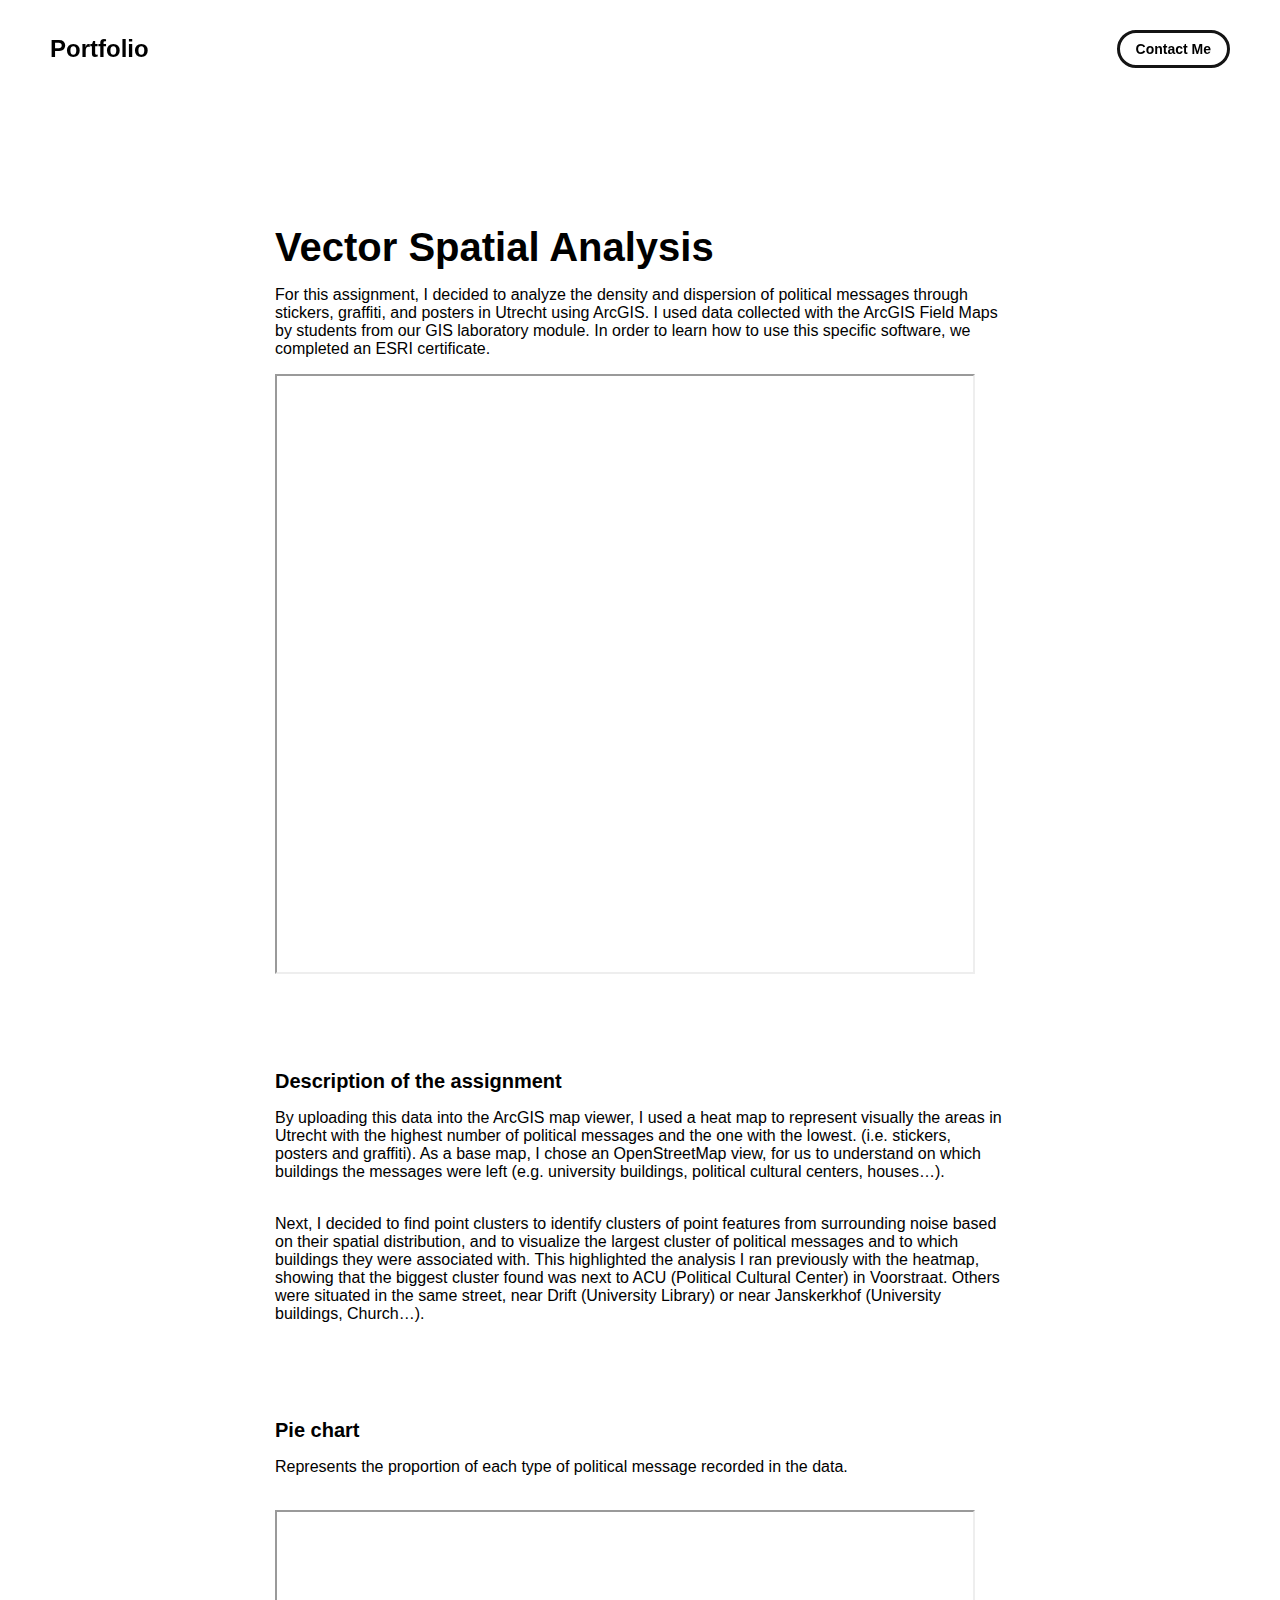
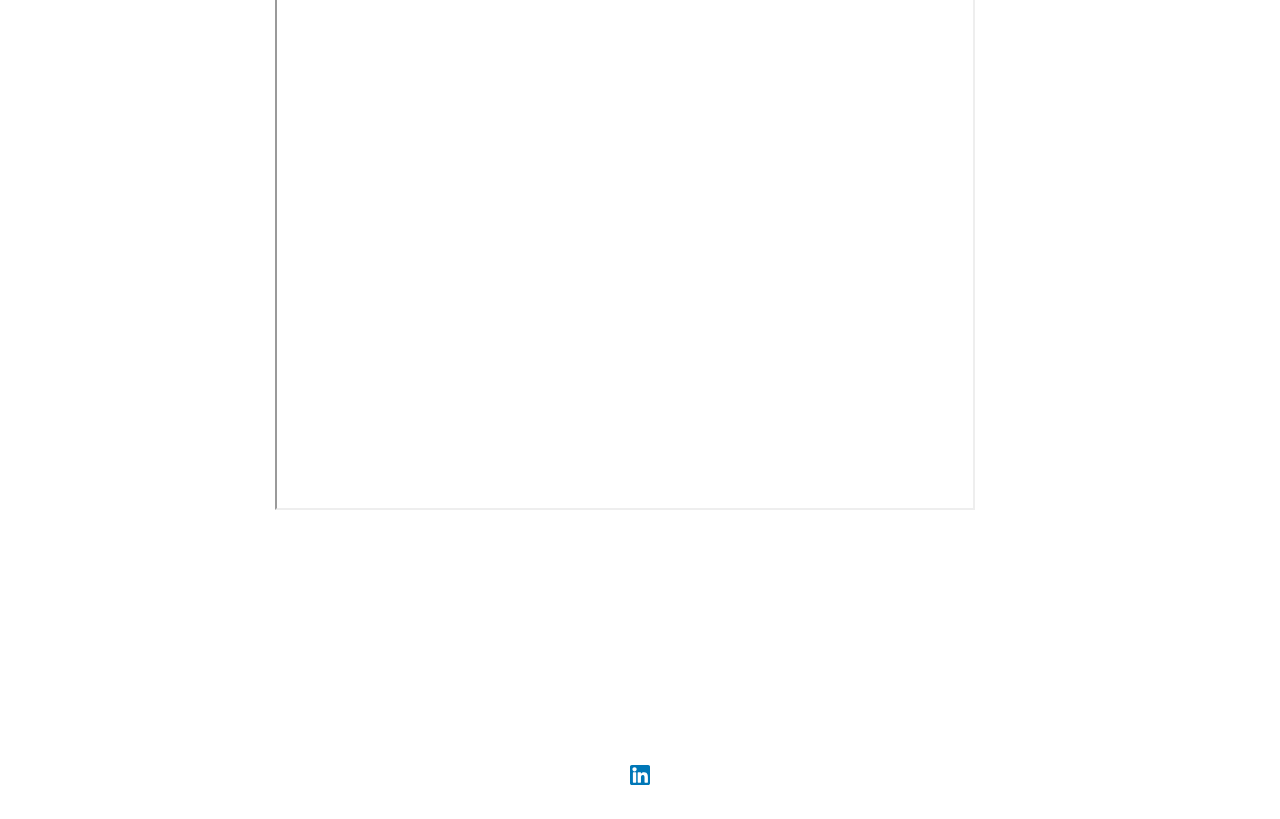
<file: Vector_analysis.html>
<!-- 
  IMPORTANT! 
  
  Keep this file unchanged to use as a template for all future project pages. 

  For every new project you add to your portfolio, make a copy of this file in the
  'project-pages' folder with a name related to the project.
-->


<!DOCTYPE html>
<html lang="en">
	<head>
		<meta charset="utf-8">
    <!-- 
      TODO

      Upload your Unemployable (or whatever photo you like) to the assets/images folder
      and change the name of the image below to match the uploaded one

      Change the title in the <title> tag to whatever you would like the title of your portfolio to be

      This should be the same across all pages.
     -->
     <link rel="icon" href="../assets/images/1311.png" />
     <title>Vector spatial analysis</title>
    <meta name="description" content="A portfolio template for the Unemployables community.">
    <meta name="viewport" content="width=device-width, initial-scale=1" />

		<link rel="stylesheet" href="../css/layout.css">
    <link rel="stylesheet" href="../css/typography.css">
    <link rel="stylesheet" href="../css/utilities.css">

		<script defer src="../js/script.js"></script>
	</head>
	<body>
	<div id="main-wrapper">
		<!-- NAVBAR -->
		<div class="navbar">
		  <a class="nav-title-link" href="../index.html">
			<!-- 
			  TODO - Change the "Portfolio Title" to whatever you want displayed in the top left

			  (this should be the same across all pages)
			 -->
			<span class="nav-title">Portfolio</span>
			<!-- 
			  TODO - Change the email after 'mailto:' to your email address for contact 
			
			  (this should be the same across all pages)
			-->
			<a class="button" href="mailto:aurore.schajer@outlook.fr">
			  <span class="button-text">Contact Me</span>
			</a>
		  </a>
		</div>

		<!-- MAIN PAGE CONTENT -->
		<div id="main-content">

		  <!-- PROJECT HEADER -->
		  <div id="project-header">
			  <!-- 
				TODO

				- Change the 'main-title' text to the name of your project
				- Change the 'body-text' text to a short and sweet description of your project (maybe the same as the one on the project card)
				- Change "desktop.jpeg" to the image filename you uploaded in the assets/images folder.
			  -->
			<div class="main-title">Vector Spatial Analysis</div>
			<div class="body-text">For this assignment, I decided to analyze the density and dispersion of political messages through stickers, graffiti, and posters in Utrecht using ArcGIS. I used data collected with the ArcGIS Field Maps by students from our GIS laboratory module. In order to learn how to use this specific software, we completed an ESRI certificate.</div>
			<iframe style="height:600px;width:700px;" src="https://uni-utrecht.maps.arcgis.com/apps/instant/portfolio/index.html?appid=8a8eebaacf714b888cb1306ed971da4f" title="ArcGIS Vector Map"></iframe>
		  </div>

		  <!-- PROJECT DETAILS -->
		  <!-- 
			TODO

			- Change the 'subheader-text' to whatever header you want for project details
			- Add paragraphs using the <div class="body-text"></div> elements in the "project-details-content"
		  -->
		  <div id="project-details">
			<div class="subheader-text">Description of the assignment</div>
			<div class="project-details-content">
			  <div class="body-text">By uploading this data into the ArcGIS map viewer, I used a heat map to represent visually the areas in Utrecht with the highest number of political messages and the one with the lowest. (i.e. stickers, posters and graffiti). As a base map, I chose an OpenStreetMap view, for us to understand on which buildings the messages were left (e.g. university buildings, political cultural centers, houses…).</div>
			  <div class="body-text">Next, I decided to find point clusters to identify clusters of point features from surrounding noise based on their spatial distribution, and to visualize the largest cluster of political messages and to which buildings they were associated with. This highlighted the analysis I ran previously with the heatmap, showing that the biggest cluster found was next to ACU (Political Cultural Center) in Voorstraat. Others were situated in the same street, near Drift (University Library) or near Janskerkhof (University buildings, Church…).</div>
			</div>
		  </div>
		  <div id="project-details">
			<div class="subheader-text">Pie chart</div>
			<div class="project-details-content">
			  <div class="body-text">Represents the proportion of each type of political message recorded in the data.</div>
			  <iframe style="height:600px;width:700px;" src="https://uni-utrecht.maps.arcgis.com/apps/instant/charts/index.html?appid=fbbbfa3d981e409285faed9d1efa4734" title="ArcGIS Vector Map"></iframe>
			</div>
		  </div>
		</div>
    <!-- FOOTER -->
		<div id="footer">
		  <!-- 
			TODO - Change href to your Instagram account (can also delete entire "a" element if no Instagram) 

			This should be the same across all pages.
		  -->
		  <!-- 
			TODO - Change href to your Twitter account (can also delete entire "a" element if no Twitter) 
		  
			This should be the same across all pages.
		  -->

		  <!-- 
			TODO - Change the email after "mailto" to your contact email 
			Change Linkedin link
		  
			This should be the same across all pages.
		  -->
		  <a class="icon-link" href="https://www.linkedin.com/in/aurore-schajer-913438352">
			<image src="./assets/icons/linkedin.svg" class="footer-icon"/>
		  </a>
		</div>
	</div>
	</body>
</html>
</file>
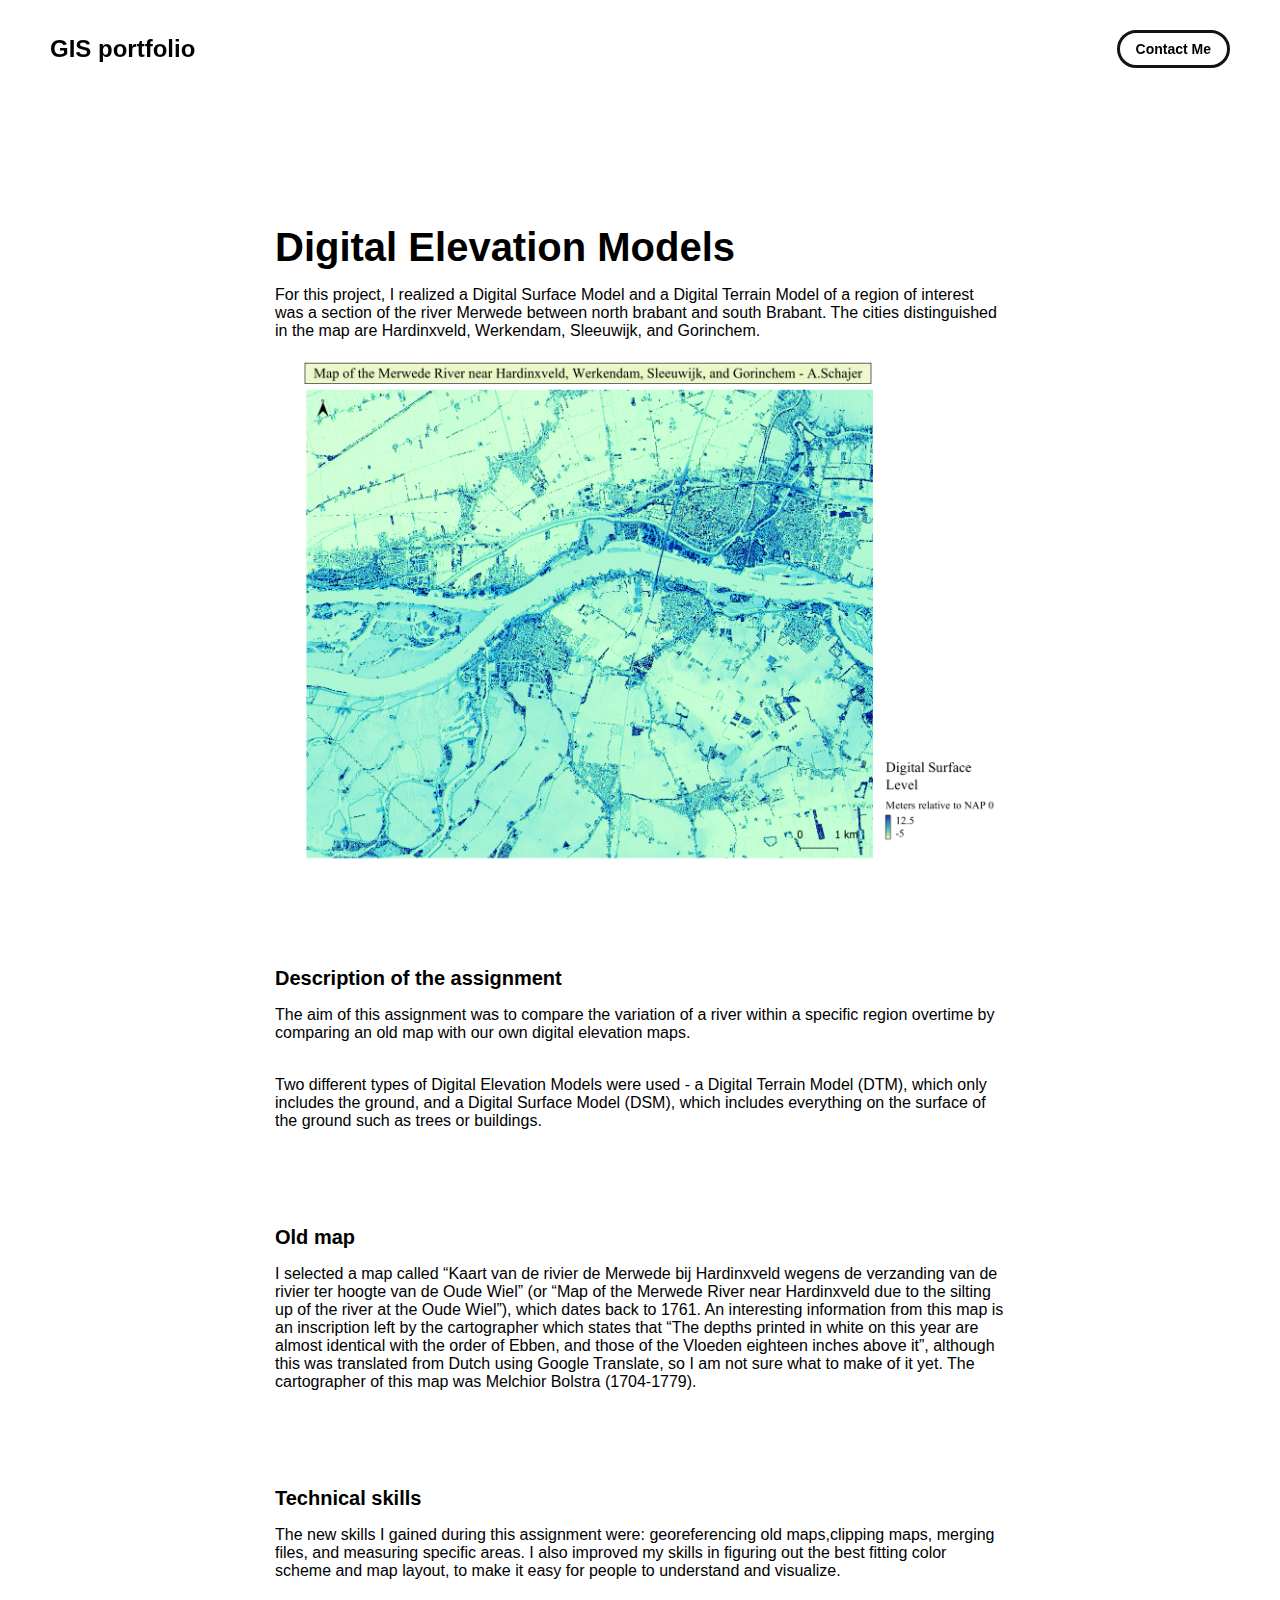
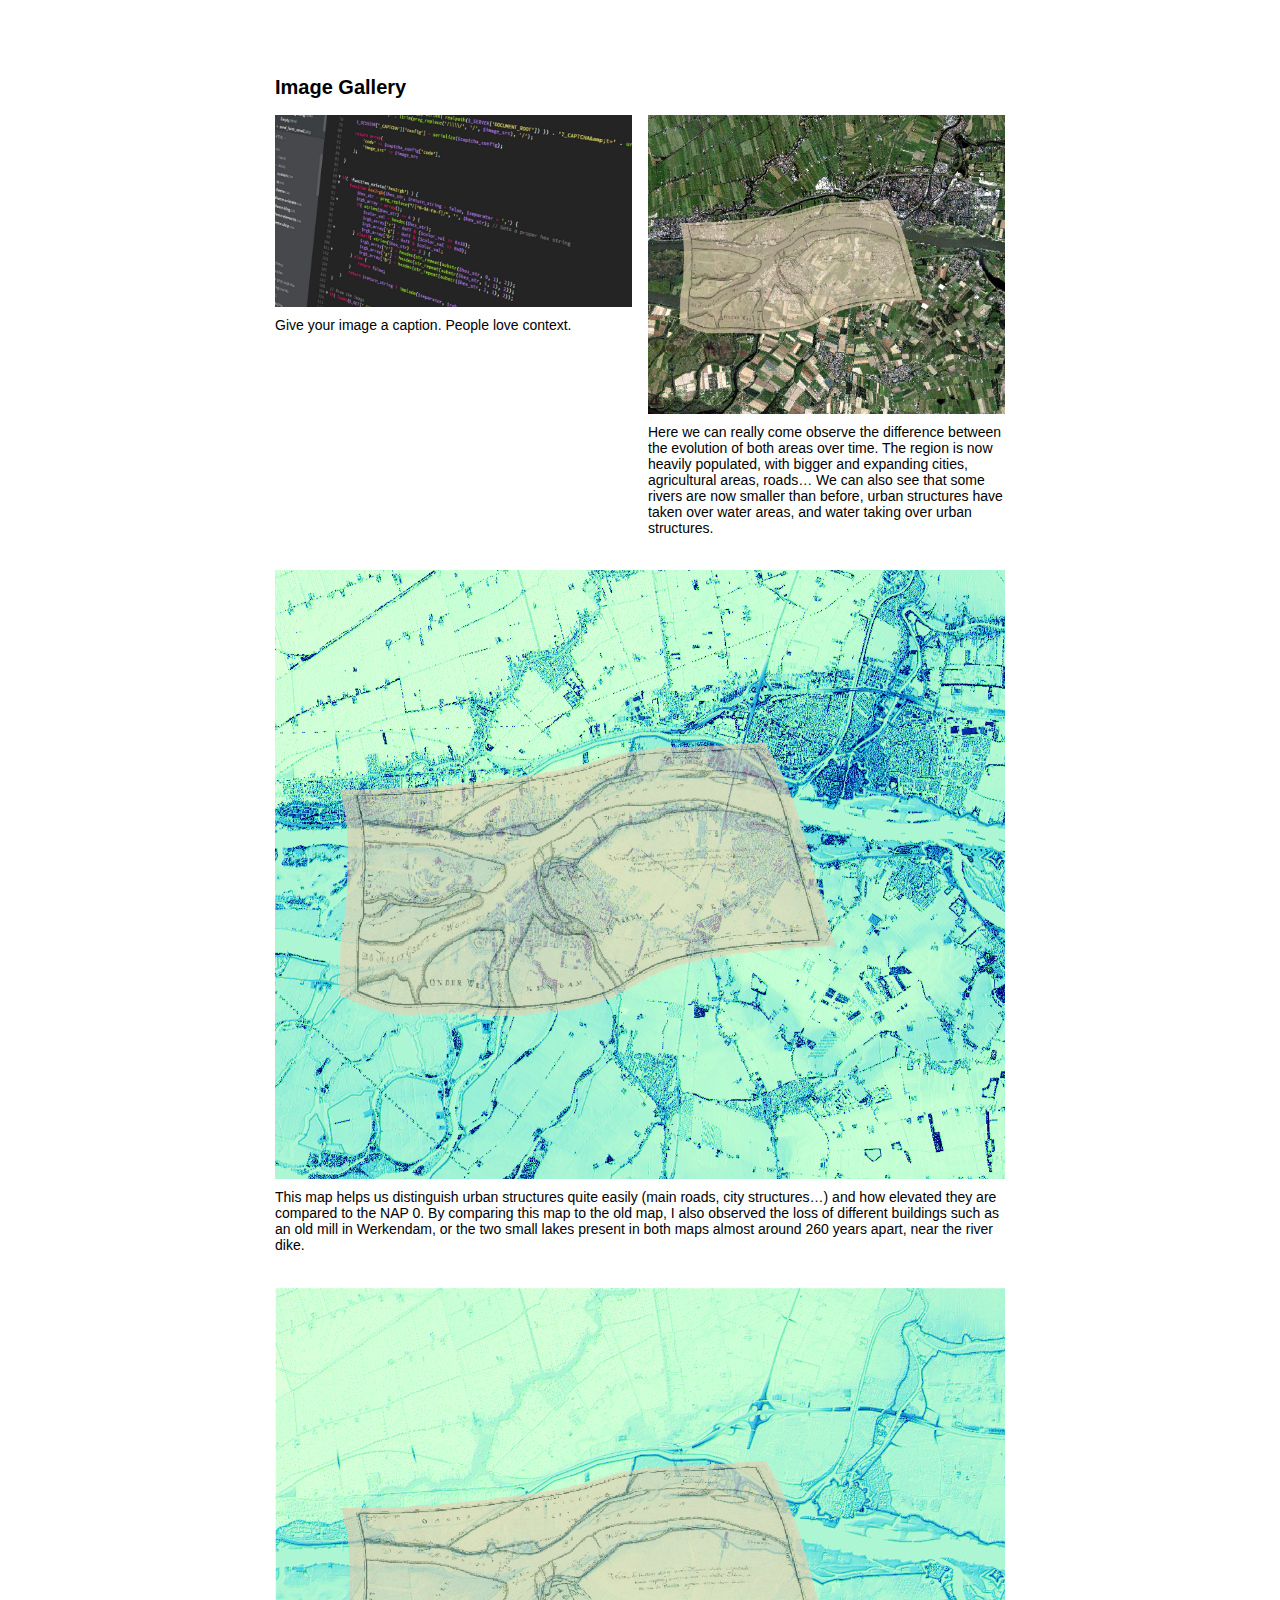
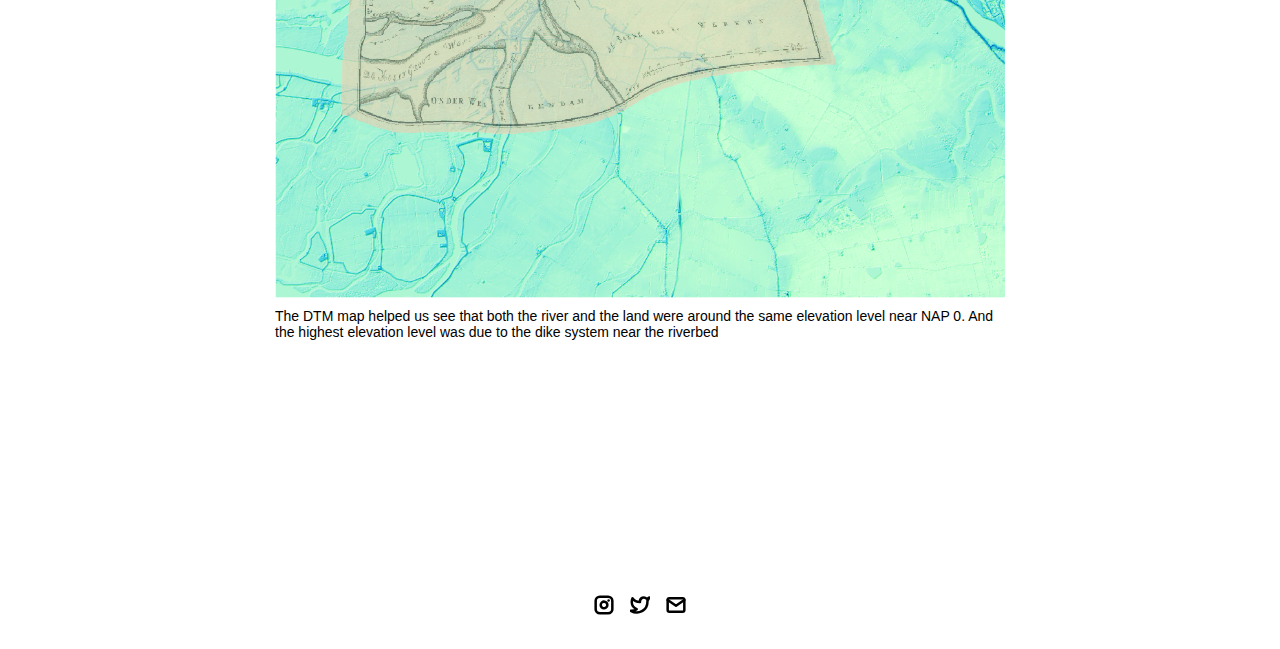
<file: project-pages/DEM_map.html>
<!-- 
  IMPORTANT! 
  
  Keep this file unchanged to use as a template for all future project pages. 

  For every new project you add to your portfolio, make a copy of this file in the
  'project-pages' folder with a name related to the project.
-->


<!DOCTYPE html>
<html lang="en">
	<head>
		<meta charset="utf-8">
    <!-- 
      TODO

      Upload your Unemployable (or whatever photo you like) to the assets/images folder
      and change the name of the image below to match the uploaded one

      Change the title in the <title> tag to whatever you would like the title of your portfolio to be

      This should be the same across all pages.
     -->
     <link rel="icon" href="../assets/images/1311.png" />
     <title>DEM map</title>
    <meta name="description" content="A portfolio template for the Unemployables community.">
    <meta name="viewport" content="width=device-width, initial-scale=1" />

		<link rel="stylesheet" href="../css/layout.css">
    <link rel="stylesheet" href="../css/typography.css">
    <link rel="stylesheet" href="../css/utilities.css">

		<script defer src="../js/script.js"></script>
	</head>
	<body>
	<div id="main-wrapper">
		<!-- NAVBAR -->
		<div class="navbar">
		  <a class="nav-title-link" href="../index.html">
			<!-- 
			  TODO - Change the "Portfolio Title" to whatever you want displayed in the top left

			  (this should be the same across all pages)
			 -->
			<span class="nav-title">GIS portfolio</span>
			<!-- 
			  TODO - Change the email after 'mailto:' to your email address for contact 
			
			  (this should be the same across all pages)
			-->
			<a class="button" href="mailto:aurore.schajer@outlook.fr">
			  <span class="button-text">Contact Me</span>
			</a>
		  </a>
		</div>

		<!-- MAIN PAGE CONTENT -->
		<div id="main-content">

		  <!-- PROJECT HEADER -->
		  <div id="project-header">
			  <!-- 
				TODO

				- Change the 'main-title' text to the name of your project
				- Change the 'body-text' text to a short and sweet description of your project (maybe the same as the one on the project card)
				- Change "desktop.jpeg" to the image filename you uploaded in the assets/images folder.
			  -->
			<div class="main-title">Digital Elevation Models</div>
			<div class="body-text">For this project, I realized a Digital Surface Model and a Digital Terrain Model of a region of interest was a section of the river Merwede between north 
brabant and south Brabant. The cities distinguished in the map are Hardinxveld, 
Werkendam, Sleeuwijk, and Gorinchem.</div>
			<image class="project-header-image" src="../assets/images/DEM.png">
		  </div>

		  <!-- PROJECT DETAILS -->
		  <!-- 
			TODO

			- Change the 'subheader-text' to whatever header you want for project details
			- Add paragraphs using the <div class="body-text"></div> elements in the "project-details-content"
		  -->
		  <div id="project-details">
			<div class="subheader-text">Description of the assignment</div>
			<div class="project-details-content">
			  <div class="body-text">The aim of this assignment was to compare the variation of a river within a specific region overtime by comparing an old map with our own digital elevation maps. </div>
			  <div class="body-text">Two different types of Digital Elevation Models were used - a Digital Terrain Model (DTM), which only includes the ground, and a Digital Surface Model (DSM), which includes everything on the surface of the ground such as trees or buildings.</div>
			</div>
		  </div>
		  <div id="project-details">
			<div class="subheader-text">Old map</div>
			<div class="project-details-content">
			  <div class="body-text">I selected a map called “Kaart van de rivier de Merwede bij Hardinxveld wegens de verzanding van de rivier ter hoogte van de Oude Wiel” (or “Map of the Merwede River 
near Hardinxveld due to the silting up of the river at the Oude Wiel”), which dates back 
to 1761. An interesting information from this map is an inscription left by the 
cartographer which states that “The depths printed in white on this year are almost 
identical with the order of Ebben, and those of the Vloeden eighteen inches above it”, 
although this was translated from Dutch using Google Translate, so I am not sure what 
to make of it yet. The cartographer of this map was Melchior Bolstra (1704-1779). </div>
			</div>
		  </div>
		  <div id="project-details">
			<div class="subheader-text">Technical skills</div>
			<div class="project-details-content">
			  <div class="body-text">The new skills I gained during this assignment were: georeferencing old maps,clipping maps, merging files, and measuring specific areas. I also improved my skills in figuring out the best fitting color scheme and map layout, to 
make it easy for people to understand and visualize. </div>
			</div>
		  </div>
		  <!-- IMAGE GALLERY -->
		  <div id="project-gallery">
			<!-- TODO - Change the 'subheader-text' to whatever you want the Gallery section header to say -->
			<div class="subheader-text">Image Gallery</div>
			<div class="project-gallery-content">
				<!-- 
				  TODO

				  This is where the images in the gallery live. Here's a simple gallery image for you to copy:

				  Full Width Image:

					<div class="gallery-image-container">
					  <img src="../assets/images/IMAGE_NAME" class="gallery-image">
					  <span class="image-caption">IMAGE_CAPTION</span>
					</div>

				  Half Width Image: 

					<div class="gallery-image-container half-width">
					  <img src="../assets/images/IMAGE_NAME" class="gallery-image">
					  <span class="image-caption">IMAGE_CAPTION</span>
					</div>

				  - To add an image to the this area, copy one of the above, paste it below this comment, and change the following:
					  - IMAGE_NAME: the name of the image file in assets/images
					  - IMAGE_CAPTION: to the caption of the image
				-->
				<div class="gallery-image-container half-width">
				  <img src="../assets/images/code.jpeg" class="gallery-image">
				  <span class="image-caption">Give your image a caption. People love context.</span>
				</div>
				<div class="gallery-image-container half-width">
				  <img src="../assets/images/layer_old.png" class="gallery-image">
				  <span class="image-caption">Here we can really come observe the difference between the evolution of both areas over time. The region is now heavily populated, with bigger and expanding cities, agricultural areas, roads… We can also see that some rivers are now smaller than before, urban structures have taken over water areas, and water taking over urban structures.</span>
				</div>
				<div class="gallery-image-container">
				  <img src="../assets/images/dsm.png" class="gallery-image">
				  <span class="image-caption">This map helps us distinguish urban structures quite easily (main roads, city  structures…) and how elevated they are compared to the NAP 0. By comparing this map to the old map, I also observed the loss of different buildings such as an old mill in Werkendam, or the two small lakes present in both maps almost around 260 years apart, near the river dike.</span>
				</div>
				<div class="gallery-image-container">
				  <img src="../assets/images/dtm.png" class="gallery-image">
				  <span class="image-caption">The DTM map helped us see that both the river and the land were around the same elevation level near NAP 0. And the highest elevation level was due to the dike system near the riverbed</span>
				</div>
			</div>
		  </div>
		</div>

		<!-- FOOTER -->
		<div id="footer">
		  <!-- 
			TODO - Change href to your Instagram account (can also delete entire "a" element if no Instagram) 

			This should be the same across all pages.
		  -->
		  <a class="icon-link" target="_blank" href="https://twitter.com/whitevans_eth">
			<image src="../assets/icons/instagram.svg" class="footer-icon"/>
		  </a>
		  <!-- 
			TODO - Change href to your Twitter account (can also delete entire "a" element if no Twitter) 
		  
			This should be the same across all pages.
		  -->
		  <a class="icon-link" target="_blank" href="https://twitter.com/whitevans_eth">
			<image src="../assets/icons/twitter.svg" class="footer-icon"/>
		  </a>
		  <!-- 
			TODO - Change the email after "mailto" to your contact email 
		  
			This should be the same across all pages.
		  -->
		  <a class="icon-link" href="mailto:whitevans.eth@gmail.com">
			<image src="../assets/icons/mail.svg" class="footer-icon"/>
		  </a>
		</div>
	</div>
	</body>
</html>
</file>
<file: css/layout.css>
* {
  box-sizing: border-box;
}

html {
  text-size-adjust: none;
  -webkit-text-size-adjust: none;
  -moz-text-size-adjust: none;
  -ms-text-size-adjust: none;
}

body {
  margin: 0;
  -webkit-font-smoothing: antialiased;
  -moz-osx-font-smoothing: grayscale;
}




/* Main Page Layout */

#main-content {
  margin: 225px 425px;
  display: flex;
  flex-direction: column;
  gap: 96px;
}




/* Portfolio Header */

#portfolio-header {
  display: flex;
  gap: 20px;
  align-items: center;
}

#portfolio-header-image-container {
  display: flex;
  flex-direction: column;
  gap: 10px;
  flex-basis: 50%;
}

.portfolio-header-image {
  width: 100%;
  height: auto;
}

#portfolio-header-text-container {
  display: flex;
  flex-direction: column;
  gap: 34px;
  flex-basis: 50%;
}




/* About Section */

#about-section {
  display: flex;
  flex-direction: column;
  gap: 16px;
}

.about-section-content {
  display: flex;
  flex-direction: column;
  gap: 34px;
}




/* Project Section */

#my-work-section {
  display: flex;
  flex-direction: column;
  gap: 16px;
}

.projects-container {
  display: flex;
  gap: 34px 16px;
  flex-wrap: wrap;
}

    /* Project Cards */

    .project-card {
      max-width: calc((100% - 32px) / 3);
      display: flex;
      flex-direction: column;
      gap: 34px;
    }

    .project-card-text-container {
      flex-direction: column;
      display: flex;
      gap: 16px
    }

    .project-image {
      width: 100%;
      height: 200px;
      object-fit: cover;
      object-position: center;
    }




/* Project Pages */

#project-header {
  display: flex;
  flex-direction: column;
  gap: 16px;
}

.project-header-image {
  width: 100%;
  height: auto;
}

#project-details {
  display: flex;
  flex-direction: column;
  gap: 16px;
}

.project-details-content {
  display: flex;
  flex-direction: column;
  gap: 34px;
}

    /* Project Gallery */

    #project-gallery {
      display: flex;
      flex-direction: column;
      gap: 16px;
    }

    .project-gallery-content {
      display: flex;
      flex-wrap: wrap;
      gap: 34px 16px;
    }

    .gallery-image-container {
      width: 100%;
      display: flex;
      flex-direction: column;
      gap: 10px;
    }

    .gallery-image-container.half-width {
      width: calc((100% - 16px) / 2);
    }

    .gallery-image {
      width: 100%;
      height: auto;
    }


/* Extra Extra large devices (large laptops and desktops, 1200px and below) */
@media only screen and (max-width: 1600px) {
  #main-content {
    margin: 225px 275px;
  }
}

/* Extra large devices (large laptops and desktops, 1200px and below) */
@media only screen and (max-width: 1200px) {
  #main-content {
    margin: 225px 175px;
  }
}

/* Large devices (laptops/desktops, 1000px and below) */
@media only screen and (max-width: 1000px) {
  #main-content {
    margin: 225px 75px;
  }
}

/* Small devices (portrait tablets and large phones, 800px and below) */
@media only screen and (max-width: 800px) {
  #main-content {
    margin: 150px 50px;
  }

  #portfolio-header {
    flex-direction: column;
  }

  .project-card {
    max-width: calc((100% - 16px) / 2);
  }
}

/* Small devices (portrait tablets and large phones, 600px and below) */
@media only screen and (max-width: 600px) {
  #main-content {
    margin: 125px 20px;
  }

  .project-card {
    max-width: 100%;
  }
}
</file>
<file: css/typography.css>
body {
  font-family: "Helvetica Neue", Helvetica, Arial, sans-serif;
}

.nav-title {
  font-weight: 700;
  font-size: 24px;
}

.button-text {
  font-size: 14px;
  font-weight: 700;
}

.image-caption {
  font-size: 14px;
  font-weight: 500;
}

.main-title {
  font-size: 40px;
  font-weight: 700;
}

.subheader-text {
  font-size: 20px;
  font-weight: 700;
}

.body-text {
  font-size: 16px;
  font-weight: 500;
}

.project-card-text {
  overflow: hidden;
  text-overflow: ellipsis;
  display: -webkit-box;
  -webkit-line-clamp: 4;
  -webkit-box-orient: vertical;
}

.project-title {
  overflow: hidden;
  text-overflow: ellipsis;
  display: -webkit-box;
  -webkit-line-clamp: 1;
  -webkit-box-orient: vertical;
}
</file>
<file: css/utilities.css>
/* Icons */

.right-arrow-icon {
  width: 16px;
  height: 16px;
  margin-top: 1px;
}

.footer-icon {
  width: 20px;
  height: 20px;
}

a.icon-link {
  transition: transform 200ms ease-in-out;
}

a.icon-link:hover {
  cursor: pointer;
  stroke-width: 5;
  margin: 0;
  transform: rotate(15deg);
}


/* Navbar Styling */

.navbar {
  width: 100%;
  padding: 30px 50px;
  display: flex;
  justify-content: space-between;
  align-items: center;
  position: fixed;
  top: 0;
  left: 0;
}

.nav-title-link {
  color: black;
  text-decoration: none;
}

.nav-title-link:hover {
  text-decoration: underline;
}

/* Small devices (portrait tablets and large phones, 800px and below) */
@media only screen and (max-width: 800px) {
  .navbar {
    padding: 20px 20px;
    background-color: white
  }
}


/* Button Styling */

a.button {
  padding: 8px 16px;
  border: 3px solid #141414;
  border-radius: 50px;
  color: black;
  text-decoration: none;
  width: fit-content;
  display: flex;
  gap: 5px;
  align-items: center;
}

a.button:hover {
  text-decoration: underline;
  text-decoration-thickness: 2px;
  cursor: pointer;
}


/* Footer Styling */

#footer {
  width: 100%;
  display: flex;
  padding: 30px 50px;
  justify-content: center;
  align-items: center;
  gap: 16px;
}

/* Link Styling */
a.no-underline {
  text-decoration: none;
  color: black
}

a.no-underline:hover {
  text-decoration: underline;
  cursor: pointer;
}

/* Small devices (portrait tablets and large phones, 800px and below) */
@media only screen and (max-width: 800px) {
  #footer {
    padding: 20px 20px;
  }
}
</file>
